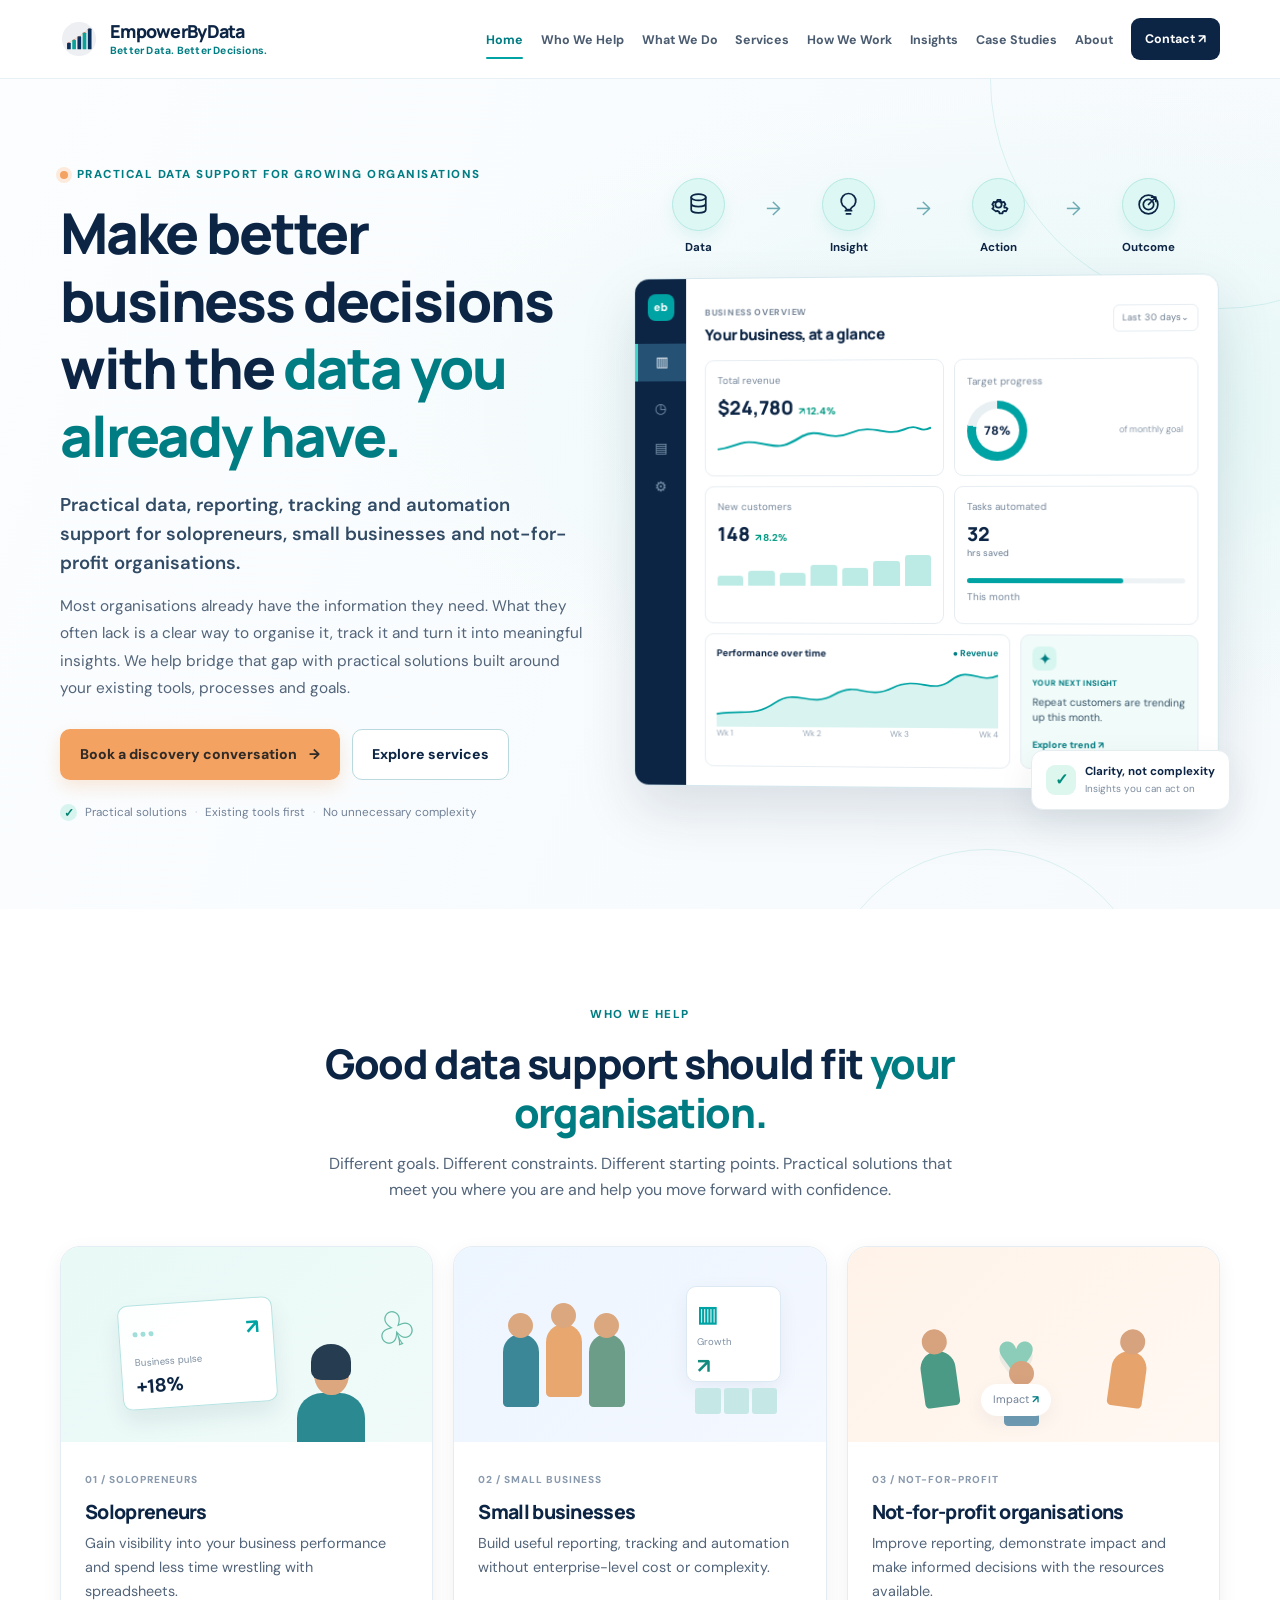
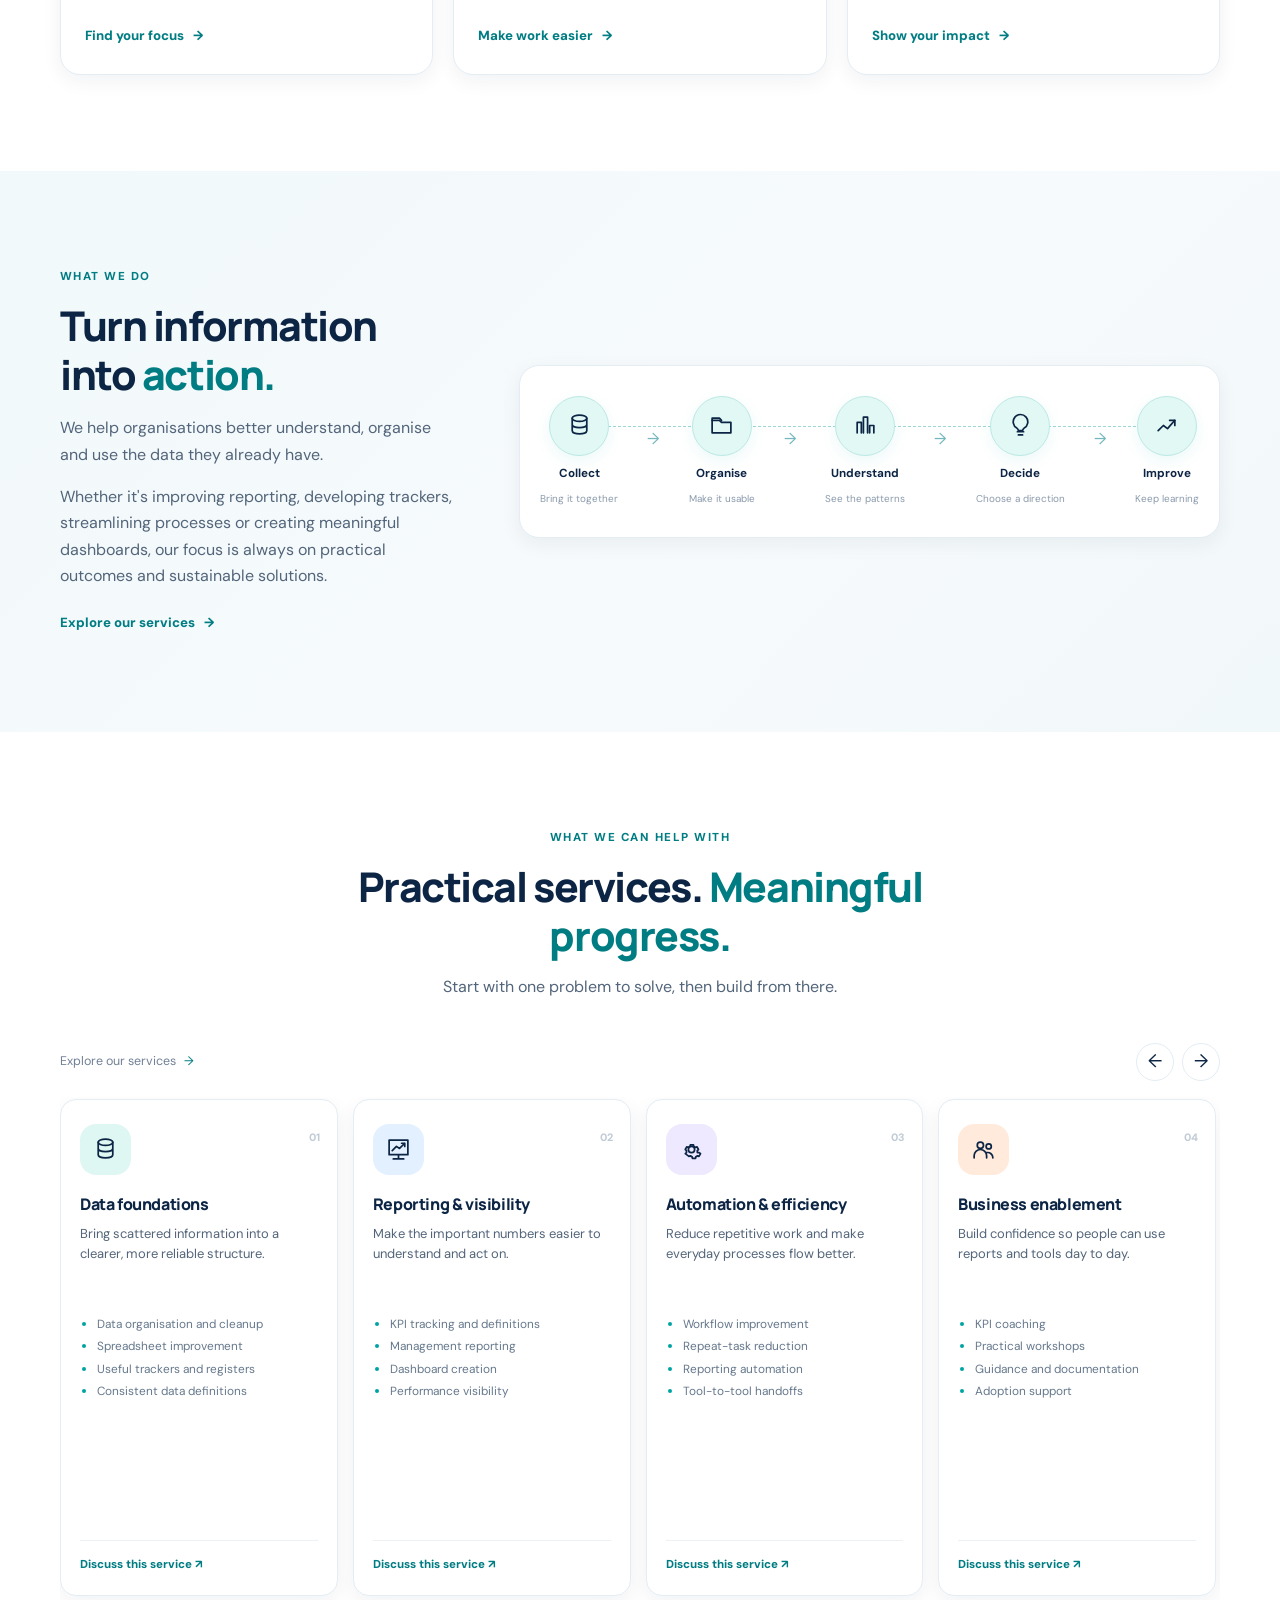
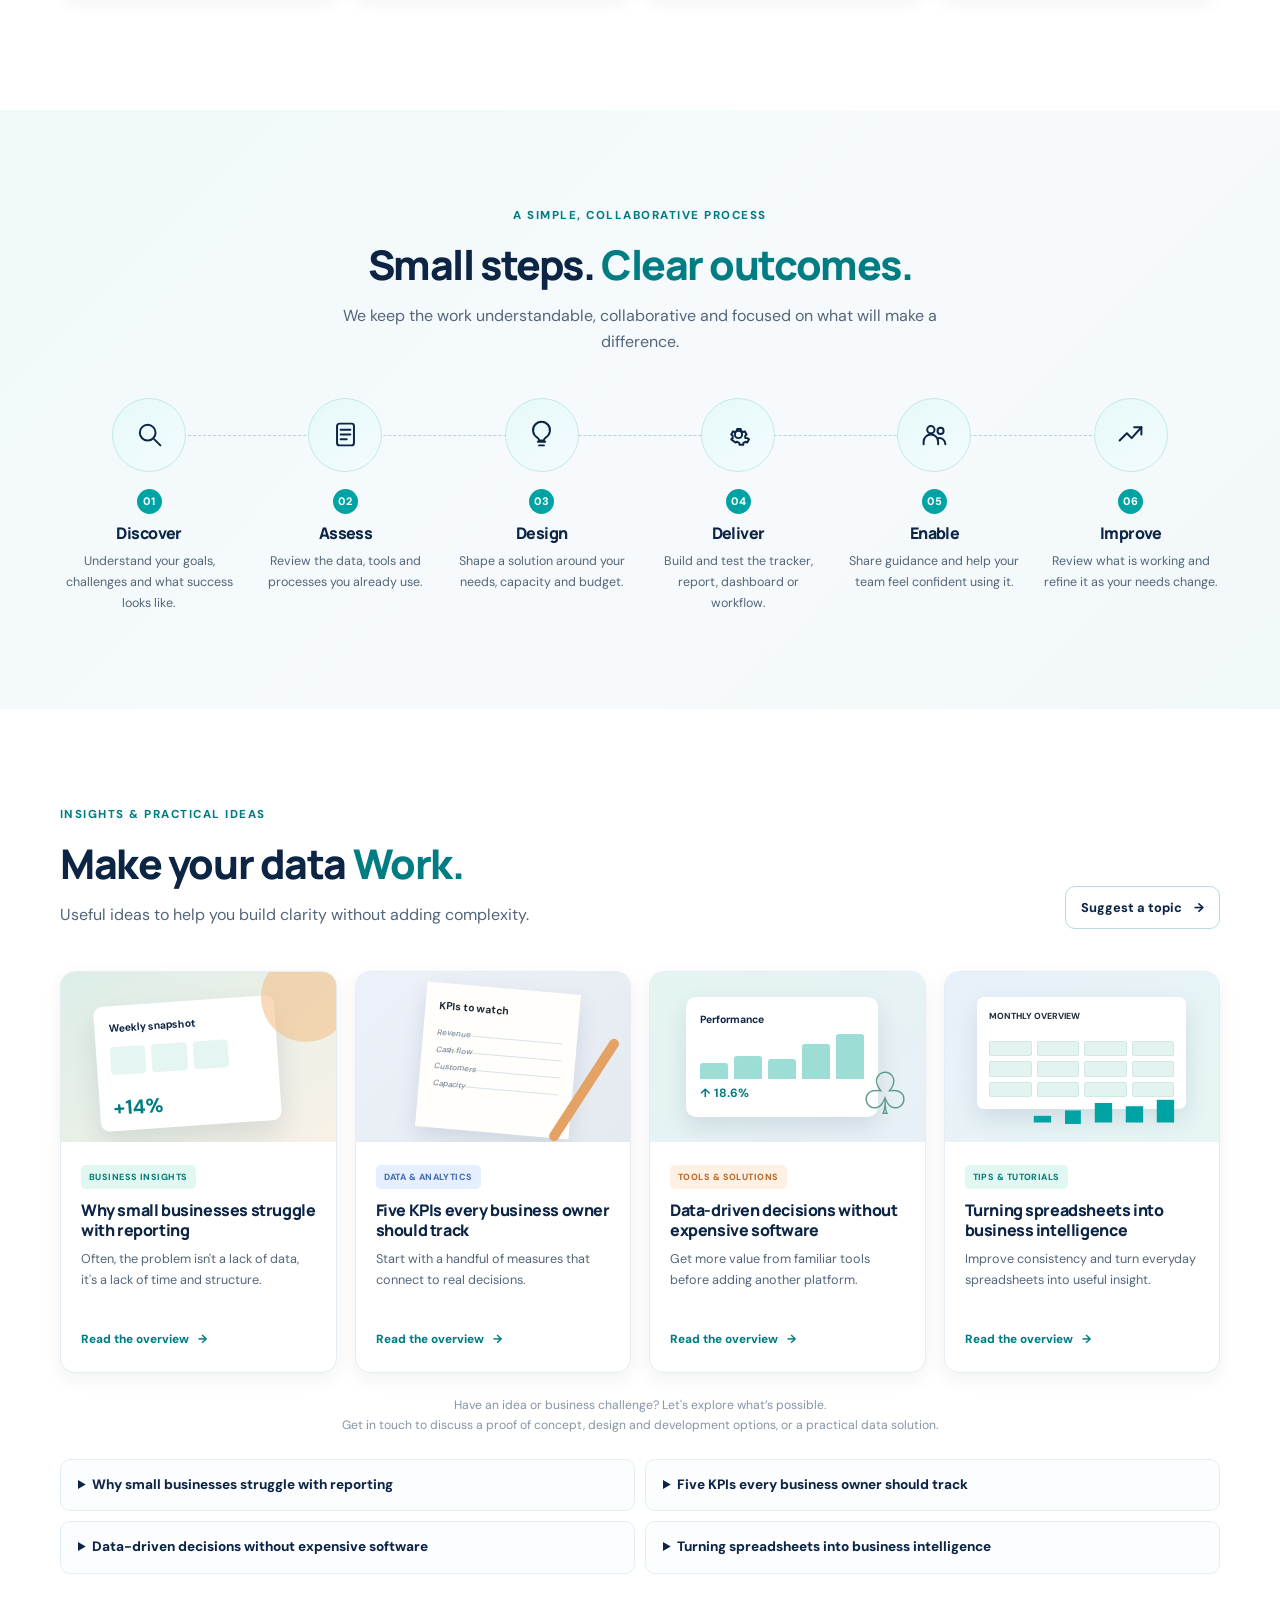
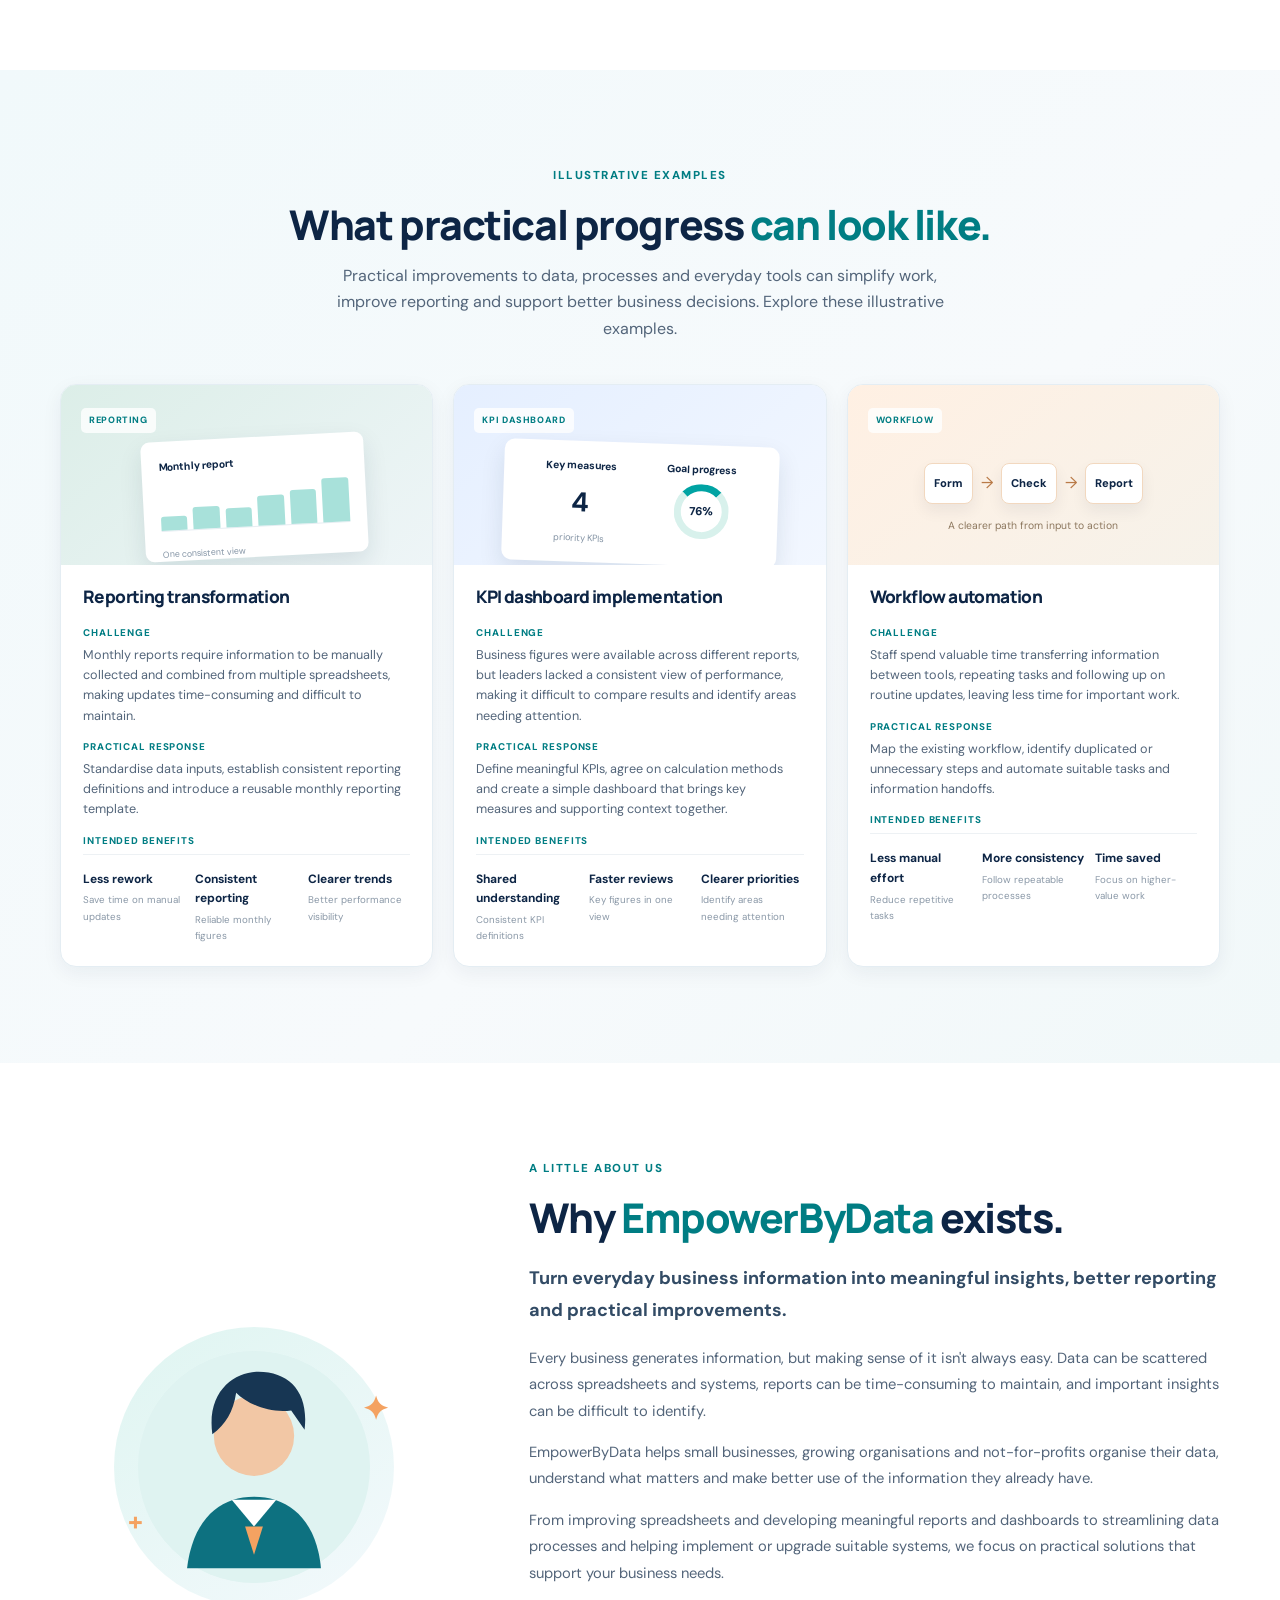
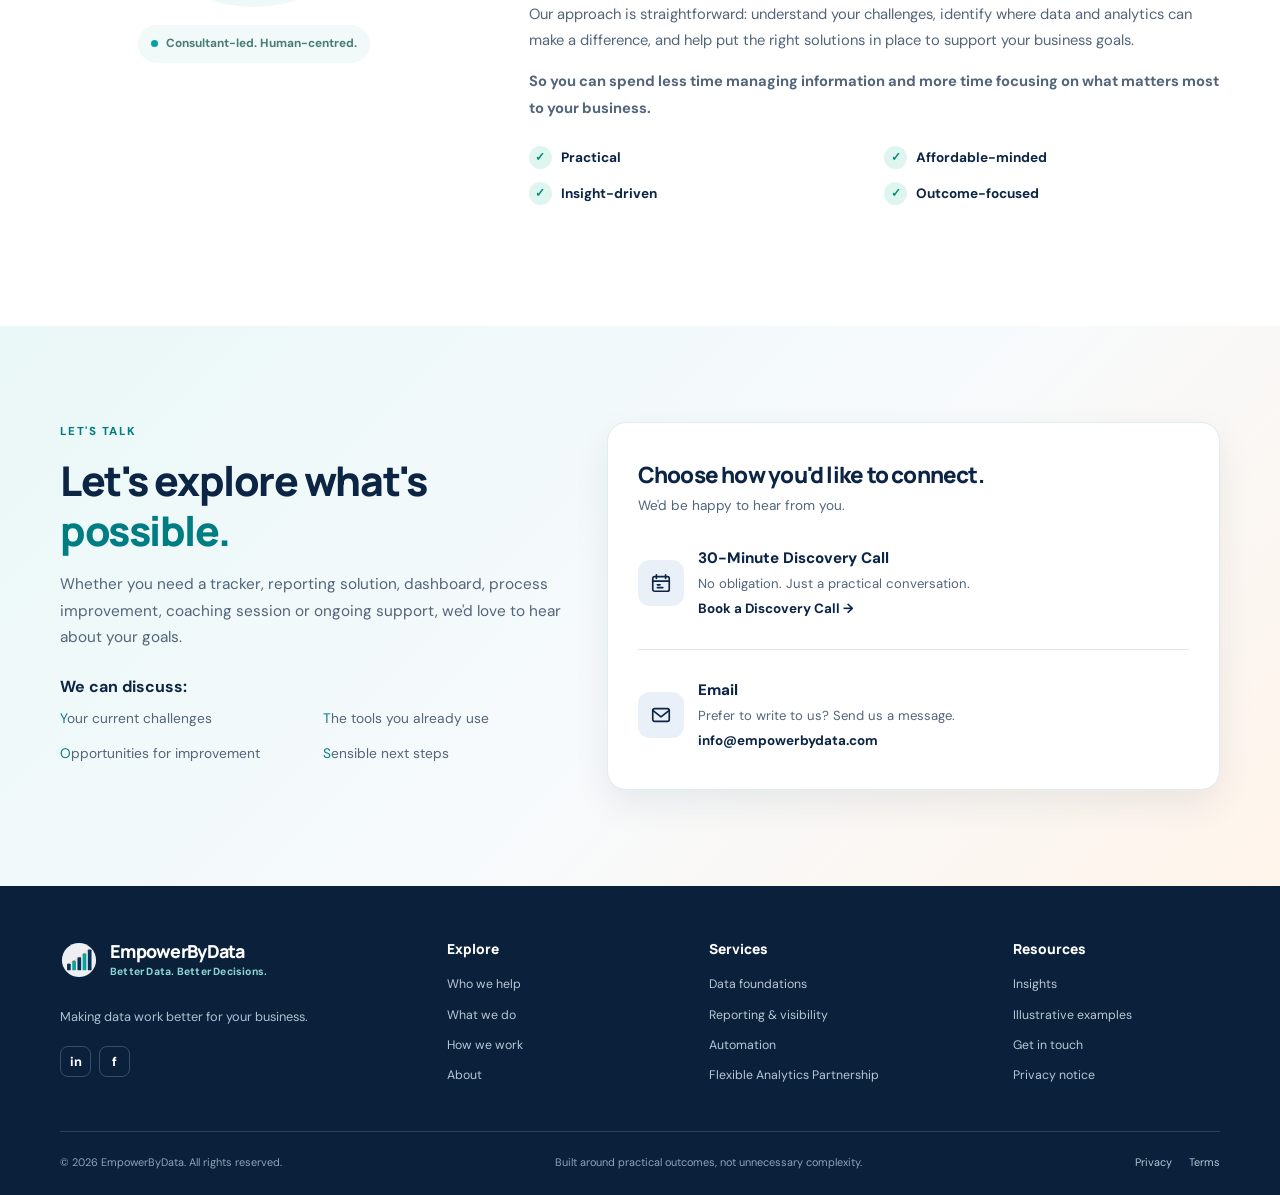
<file: index.html>
<!doctype html>
<html lang="en-AU">
<head>
  <meta charset="utf-8">
  <meta name="viewport" content="width=device-width, initial-scale=1">
  <meta name="theme-color" content="#0D2545">
  <meta name="description" content="Practical data, reporting, tracking and automation support for solopreneurs, small businesses and not-for-profit organisations.">
  <title>EmpowerByData — Better data. Better decisions.</title>
  <link rel="icon" href="assets/favicon.svg" type="image/svg+xml">
  <link rel="preconnect" href="https://fonts.googleapis.com">
  <link rel="preconnect" href="https://fonts.gstatic.com" crossorigin>
  <link href="https://fonts.googleapis.com/css2?family=DM+Sans:wght@400;500;600;700&family=Manrope:wght@400;500;600;700;800&display=swap" rel="stylesheet">
  <link rel="stylesheet" href="css/empowerbydata.css">
  <script src="js/script.js" defer></script>
</head>
<body>
  <a class="skip-link" href="#main">Skip to content</a>
  <header class="site-header" id="top">
    <div class="container nav-wrap">
      <a class="brand" href="#home" aria-label="EmpowerByData home">
        <img class="brand-logo-icon" src="assets/logo-icon.svg" alt="" width="32" height="32">
        <span class="brand-copy"><strong>EmpowerByData</strong><small>Better Data. Better Decisions.</small></span>
      </a>
      <button class="menu-toggle" type="button" aria-expanded="false" aria-controls="primary-nav" aria-label="Open navigation">
        <span></span><span></span><span></span>
      </button>
      <nav class="primary-nav" id="primary-nav" aria-label="Main navigation">
        <a href="#home" class="nav-link active">Home</a>
        <a href="#who-we-help" class="nav-link">Who We Help</a>
        <a href="#what-we-do" class="nav-link">What We Do</a>
        <a href="#services" class="nav-link">Services</a>
        <a href="#how-we-work" class="nav-link">How We Work</a>
        <a href="#insights" class="nav-link">Insights</a>
        <a href="#case-studies" class="nav-link">Case Studies</a>
        <a href="#about" class="nav-link">About</a>
        <a href="#contact" class="nav-link nav-contact">Contact <span aria-hidden="true">↗</span></a>
      </nav>
    </div>
  </header>

  <main id="main">
    <section class="hero section-pad" id="home">
      <div class="hero-orb orb-one"></div><div class="hero-orb orb-two"></div>
      <div class="container hero-grid">
        <div class="hero-copy">
          <p class="eyebrow"><span class="eyebrow-dot"></span> Practical data support for growing organisations</p>
          <h1>Make better business decisions with the <span>data you already have.</span></h1>
          <p class="hero-lede">Practical data, reporting, tracking and automation support for solopreneurs, small businesses and not-for-profit organisations.</p>
          <p class="hero-body">Most organisations already have the information they need. What they often lack is a clear way to organise it, track it and turn it into meaningful insights. We help bridge that gap with practical solutions built around your existing tools, processes and goals.</p>
          <div class="hero-actions">
            <a class="btn btn-primary" href="#contact">Book a discovery conversation <span aria-hidden="true">→</span></a>
            <a class="btn btn-secondary" href="#services">Explore services</a>
          </div>
          <div class="trust-note"><span class="trust-check">✓</span> Practical solutions <span class="trust-sep">·</span> Existing tools first <span class="trust-sep">·</span> No unnecessary complexity</div>
        </div>
        <div class="hero-visual" aria-label="Illustration of a business dashboard and data-to-action process">
          <div class="flow-row">
            <div class="flow-node"><span class="line-icon"><svg viewBox="0 0 24 24"><ellipse cx="12" cy="5" rx="7" ry="3"/><path d="M5 5v6c0 1.7 3.1 3 7 3s7-1.3 7-3V5M5 11v6c0 1.7 3.1 3 7 3s7-1.3 7-3v-6"/></svg></span><b>Data</b></div>
            <span class="flow-arrow">→</span>
            <div class="flow-node"><span class="line-icon"><svg viewBox="0 0 24 24"><path d="M9 18h6M10 21h4M8.5 14.5a7 7 0 1 1 7 0c-1 .7-1.5 1.5-1.5 2.5h-4c0-1-.5-1.8-1.5-2.5Z"/></svg></span><b>Insight</b></div>
            <span class="flow-arrow">→</span>
            <div class="flow-node"><span class="line-icon"><svg viewBox="0 0 24 24"><circle cx="12" cy="12" r="3"/><path d="m19.4 15 .1.1 1.2.9-1.5 2.6-1.4-.6a8 8 0 0 1-1.7 1l-.2 1.5h-3l-.3-1.5a8 8 0 0 1-1.7-1l-1.4.6L6 16l1.2-1a8 8 0 0 1 0-2l-1.2-1 1.5-2.6 1.4.6a8 8 0 0 1 1.7-1l.3-1.5h3l.2 1.5a8 8 0 0 1 1.7 1l1.4-.6 1.5 2.6-1.2 1a8 8 0 0 1 .1 2Z"/></svg></span><b>Action</b></div>
            <span class="flow-arrow">→</span>
            <div class="flow-node"><span class="line-icon"><svg viewBox="0 0 24 24"><circle cx="12" cy="12" r="9"/><circle cx="12" cy="12" r="5"/><path d="m12 12 7-7M15 5h4v4"/></svg></span><b>Outcome</b></div>
          </div>
          <div class="dashboard-window">
            <div class="dash-sidebar"><div class="dash-logo">eb</div><span class="dash-side-icon selected">▥</span><span class="dash-side-icon">◷</span><span class="dash-side-icon">▤</span><span class="dash-side-icon">⚙</span></div>
            <div class="dash-content">
              <div class="dash-top"><div><small>BUSINESS OVERVIEW</small><h3>Your business, at a glance</h3></div><span class="period-pill">Last 30 days⌄</span></div>
              <div class="metric-grid">
                <div class="metric-card"><small>Total revenue</small><strong>$24,780</strong><span class="positive">↗ 12.4%</span><svg class="sparkline" viewBox="0 0 160 38" preserveAspectRatio="none"><path d="M0 31 C15 28 16 17 32 23 S50 28 63 14 S83 22 100 9 S126 15 139 5 S150 11 160 2" fill="none" stroke="#00A3A3" stroke-width="2.5"/></svg></div>
                <div class="metric-card donut-card"><small>Target progress</small><div class="donut"><span>78%</span></div><span class="muted-mini">of monthly goal</span></div>
                <div class="metric-card"><small>New customers</small><strong>148</strong><span class="positive">↗ 8.2%</span><div class="mini-bars"><i style="height:30%"></i><i style="height:48%"></i><i style="height:42%"></i><i style="height:65%"></i><i style="height:55%"></i><i style="height:78%"></i><i style="height:100%"></i></div></div>
                <div class="metric-card"><small>Tasks automated</small><strong>32 <em>hrs saved</em></strong><div class="progress-line"><span></span></div><small class="muted-mini">This month</small></div>
              </div>
              <div class="dash-bottom"><div class="chart-panel"><div class="panel-title">Performance over time <span>● Revenue</span></div><svg viewBox="0 0 300 90" preserveAspectRatio="none"><path d="M0 70 C30 63 40 75 63 52 S100 61 126 39 S160 48 188 28 S230 39 250 16 S280 22 300 8 L300 90 L0 90Z" fill="#d8f3f0"/><path d="M0 70 C30 63 40 75 63 52 S100 61 126 39 S160 48 188 28 S230 39 250 16 S280 22 300 8" fill="none" stroke="#00A3A3" stroke-width="2.5"/></svg><div class="chart-labels"><span>Wk 1</span><span>Wk 2</span><span>Wk 3</span><span>Wk 4</span></div></div><div class="insight-panel"><span class="insight-bulb">✦</span><small>YOUR NEXT INSIGHT</small><p>Repeat customers are trending up this month.</p><span class="insight-link">Explore trend ↗</span></div></div>
            </div>
          </div>
          <div class="floating-note"><span class="floating-icon">✓</span><span><b>Clarity, not complexity</b><small>Insights you can act on</small></span></div>
        </div>
      </div>
    </section>

    <section class="section-pad section-white" id="who-we-help">
      <div class="container">
        <div class="section-heading"><p class="eyebrow">Who we help</p><h2>Good data support should fit <span>your organisation.</span></h2><p>Different goals. Different constraints. Different starting points. Practical solutions that meet you where you are and help you move forward with confidence.</p></div>
        <div class="audience-grid">
          <article class="audience-card aqua-card"><div class="illustration ill-solo"><span class="ill-window"><i></i><i></i><i></i><b>↗</b><small>Business pulse</small><strong>+18%</strong></span><span class="ill-person"><i class="hair"></i><i class="face"></i><i class="body"></i></span><span class="ill-plant">♧</span></div><div class="card-body"><span class="card-number">01 / SOLOPRENEURS</span><h3>Solopreneurs</h3><p>Gain visibility into your business performance and spend less time wrestling with spreadsheets.</p><a class="text-link" href="#contact">Find your focus <span>→</span></a></div></article>
          <article class="audience-card blue-card"><div class="illustration ill-smallbiz"><span class="people"><i></i><i></i><i></i></span><span class="ill-chart"><b>▥</b><small>Growth</small><strong>↗</strong></span><span class="ill-table"><i></i><i></i><i></i></span></div><div class="card-body"><span class="card-number">02 / SMALL BUSINESS</span><h3>Small businesses</h3><p>Build useful reporting, tracking and automation without enterprise-level cost or complexity.</p><a class="text-link" href="#contact">Make work easier <span>→</span></a></div></article>
          <article class="audience-card peach-card"><div class="illustration ill-nfp"><span class="heart-shape">♥</span><span class="community-person p1"></span><span class="community-person p2"></span><span class="community-person p3"></span><span class="impact-pill">Impact <b>↗</b></span></div><div class="card-body"><span class="card-number">03 / NOT-FOR-PROFIT</span><h3>Not-for-profit organisations</h3><p>Improve reporting, demonstrate impact and make informed decisions with the resources available.</p><a class="text-link" href="#contact">Show your impact <span>→</span></a></div></article>
        </div>
      </div>
    </section>

    <section class="section-pad section-tint" id="what-we-do">
      <div class="container split-section">
        <div class="split-copy"><p class="eyebrow">What we do</p><h2>Turn information into <span>action.</span></h2><p>We help organisations better understand, organise and use the data they already have.</p><p>Whether it's improving reporting, developing trackers, streamlining processes or creating meaningful dashboards, our focus is always on practical outcomes and sustainable solutions.</p><a class="text-link" href="#services">Explore our services <span>→</span></a></div>
        <div class="lifecycle-card"><div class="lifecycle-path"></div><div class="life-step"><span class="life-icon"><svg viewBox="0 0 24 24"><ellipse cx="12" cy="5" rx="7" ry="3"/><path d="M5 5v6c0 1.7 3.1 3 7 3s7-1.3 7-3V5M5 11v6c0 1.7 3.1 3 7 3s7-1.3 7-3v-6"/></svg></span><b>Collect</b><small>Bring it together</small></div><span class="life-arrow">→</span><div class="life-step"><span class="life-icon"><svg viewBox="0 0 24 24"><path d="M3 7h7l2 2h9v10H3z"/><path d="M3 7V5h7l2 2"/></svg></span><b>Organise</b><small>Make it usable</small></div><span class="life-arrow">→</span><div class="life-step"><span class="life-icon"><svg viewBox="0 0 24 24"><path d="M4 19V9h4v10M10 19V4h4v15M16 19v-7h4v7"/></svg></span><b>Understand</b><small>See the patterns</small></div><span class="life-arrow">→</span><div class="life-step"><span class="life-icon"><svg viewBox="0 0 24 24"><path d="M9 18h6M10 21h4M8.5 14.5a7 7 0 1 1 7 0c-1 .7-1.5 1.5-1.5 2.5h-4c0-1-.5-1.8-1.5-2.5Z"/></svg></span><b>Decide</b><small>Choose a direction</small></div><span class="life-arrow">→</span><div class="life-step"><span class="life-icon"><svg viewBox="0 0 24 24"><path d="M4 17 9 12l4 3 7-8"/><path d="M15 7h5v5"/></svg></span><b>Improve</b><small>Keep learning</small></div></div>
      </div>
    </section>

    <section class="section-pad section-white" id="services">
      <div class="container">
        <div class="section-heading"><p class="eyebrow">What we can help with</p><h2>Practical services. <span>Meaningful progress.</span></h2><p>Start with one problem to solve, then build from there.</p></div>
        <div class="services-carousel-wrap">
          <div class="services-carousel-controls" aria-label="Service navigation">
            <p class="services-scroll-hint">Explore our services <span aria-hidden="true">→</span></p>
            <div class="services-scroll-buttons">
              <button class="service-scroll-btn" type="button" data-scroll-services="-1" aria-label="Scroll services left">←</button>
              <button class="service-scroll-btn" type="button" data-scroll-services="1" aria-label="Scroll services right">→</button>
            </div>
          </div>
          
<div class="services-grid" id="services-track" tabindex="0"
     aria-label="Six EmpowerByData services">

    <!-- SERVICE 01 -->
    <article class="service-card">
        <div class="service-icon teal">
            <svg viewBox="0 0 24 24">
                <ellipse cx="12" cy="5" rx="7" ry="3"/>
                <path d="M5 5v6c0 1.7 3.1 3 7 3s7-1.3 7-3V5M5 11v6c0 1.7 3.1 3 7 3s7-1.3 7-3v-6"/>
            </svg>
        </div>
        <span class="service-index">01</span>
        <h3>Data foundations</h3>
        <p>Bring scattered information into a clearer, more reliable structure.</p>
        <ul>
            <li>Data organisation and cleanup</li>
            <li>Spreadsheet improvement</li>
            <li>Useful trackers and registers</li>
            <li>Consistent data definitions</li>
        </ul>
        <a href="#contact" class="service-more"
           aria-label="Ask about Data Foundations">
            Discuss this service ↗
        </a>
    </article>

    <!-- SERVICE 02 -->
    <article class="service-card">
        <div class="service-icon blue">
            <svg viewBox="0 0 24 24">
                <path d="M3 3h18v14H3zM7 21h10M12 17v4"/>
                <path d="m6 13 4-4 3 2 5-5M15 6h3v3"/>
            </svg>
        </div>
        <span class="service-index">02</span>
        <h3>Reporting &amp; visibility</h3>
        <p>Make the important numbers easier to understand and act on.</p>
        <ul>
            <li>KPI tracking and definitions</li>
            <li>Management reporting</li>
            <li>Dashboard creation</li>
            <li>Performance visibility</li>
        </ul>
        <a href="#contact" class="service-more"
           aria-label="Ask about Reporting and Visibility">
            Discuss this service ↗
        </a>
    </article>

    <!-- SERVICE 03 -->
    <article class="service-card">
        <div class="service-icon violet">
            <svg viewBox="0 0 24 24">
                <circle cx="12" cy="12" r="3"/>
                <path d="m19.4 15 .1.1 1.2.9-1.5 2.6-1.4-.6a8 8 0 0 1-1.7 1l-.2 1.5h-3l-.3-1.5a8 8 0 0 1-1.7-1l-1.4.6L6 16l1.2-1a8 8 0 0 1 0-2l-1.2-1 1.5-2.6 1.4.6a8 8 0 0 1 1.7-1l.3-1.5h3l.2 1.5a8 8 0 0 1 1.7 1l1.4-.6 1.5 2.6-1.2 1a8 8 0 0 1 .1 2Z"/>
            </svg>
        </div>
        <span class="service-index">03</span>
        <h3>Automation &amp; efficiency</h3>
        <p>Reduce repetitive work and make everyday processes flow better.</p>
        <ul>
            <li>Workflow improvement</li>
            <li>Repeat-task reduction</li>
            <li>Reporting automation</li>
            <li>Tool-to-tool handoffs</li>
        </ul>
        <a href="#contact" class="service-more"
           aria-label="Ask about Automation and Efficiency">
            Discuss this service ↗
        </a>
    </article>

    <!-- SERVICE 04 -->
    <article class="service-card">
        <div class="service-icon orange">
            <svg viewBox="0 0 24 24">
                <circle cx="9" cy="8" r="3"/>
                <circle cx="17" cy="9" r="2.5"/>
                <path d="M3 20v-2a6 6 0 0 1 12 0v2M15 15a5 5 0 0 1 6 5"/>
            </svg>
        </div>
        <span class="service-index">04</span>
        <h3>Business enablement</h3>
        <p>Build confidence so people can use reports and tools day to day.</p>
        <ul>
            <li>KPI coaching</li>
            <li>Practical workshops</li>
            <li>Guidance and documentation</li>
            <li>Adoption support</li>
        </ul>
        <a href="#contact" class="service-more"
           aria-label="Ask about Business Enablement">
            Discuss this service ↗
        </a>
    </article>

    <!-- SERVICE 05 -->
    <article class="service-card">
        <div class="service-icon mint">
            <svg viewBox="0 0 24 24">
                <rect x="3" y="5" width="18" height="16" rx="2"/>
                <path d="M7 3v4M17 3v4M7 11h4M7 15h7M16 14l2 2 3-4"/>
            </svg>
        </div>
        <span class="service-index">05</span>
        <h3>Flexible Analytics Partnership</h3>
        <p>Get a flexible analytics partner without hiring a full-time team.</p>
        <ul>
            <li>One-off projects</li>
            <li>Ongoing monthly support</li>
            <li>Strategic analytics guidance</li>
            <li>Performance advisory</li>
        </ul>
        <a href="#contact" class="service-more"
           aria-label="Ask about Flexible Analytics Partnership">
            Discuss this service ↗
        </a>
    </article>

    <!-- SERVICE 06 -->
    <article class="service-card service-card-coaching">
        <div class="service-icon blue">
            <svg viewBox="0 0 24 24" aria-hidden="true">
                <path d="M4 5.5A2.5 2.5 0 0 1 6.5 3H20v17H6.5A2.5 2.5 0 0 1 4 17.5z"/>
                <path d="M4 6h12M8 10h8M8 14h6M8 18h7"/>
            </svg>
        </div>

        <span class="service-index">06</span>

        <h3>Analytics Coaching &amp; Practical Learning</h3>

        <p>
            Designed for students, graduates and career changers looking
            to build practical analytics skills and industry-ready experience.
        </p>

        <ul>
            <li>Excel, SQL and data analysis fundamentals</li>
            <li>Power BI dashboards and reporting projects</li>
            <li>Real-world case studies and portfolio development</li>
            <li>Career guidance, interview preparation and mentoring</li>
        </ul>

        <a href="#contact" class="service-more"
           aria-label="Ask about Analytics Coaching and Practical Learning">
            Explore Coaching ↗
        </a>
    </article>

</div>

        </div>
      </div>
    </section>

    <section class="section-pad section-tint" id="how-we-work">
      <div class="container">
        <div class="section-heading"><p class="eyebrow">A simple, collaborative process</p><h2>Small steps. <span>Clear outcomes.</span></h2><p>We keep the work understandable, collaborative and focused on what will make a difference.</p></div>
        <div class="process-grid">
          <article class="process-step"><div class="process-icon"><svg viewBox="0 0 24 24"><circle cx="10.5" cy="10.5" r="6.5"/><path d="m16 16 5 5"/></svg></div><span class="step-no">01</span><h3>Discover</h3><p>Understand your goals, challenges and what success looks like.</p></article>
          <article class="process-step"><div class="process-icon"><svg viewBox="0 0 24 24"><rect x="5" y="3" width="14" height="18" rx="2"/><path d="M8 8h8M8 12h8M8 16h5"/></svg></div><span class="step-no">02</span><h3>Assess</h3><p>Review the data, tools and processes you already use.</p></article>
          <article class="process-step"><div class="process-icon"><svg viewBox="0 0 24 24"><path d="M9 18h6M10 21h4M8.5 14.5a7 7 0 1 1 7 0c-1 .7-1.5 1.5-1.5 2.5h-4c0-1-.5-1.8-1.5-2.5Z"/></svg></div><span class="step-no">03</span><h3>Design</h3><p>Shape a solution around your needs, capacity and budget.</p></article>
          <article class="process-step"><div class="process-icon"><svg viewBox="0 0 24 24"><circle cx="12" cy="12" r="3"/><path d="m19.4 15 .1.1 1.2.9-1.5 2.6-1.4-.6a8 8 0 0 1-1.7 1l-.2 1.5h-3l-.3-1.5a8 8 0 0 1-1.7-1l-1.4.6L6 16l1.2-1a8 8 0 0 1 0-2l-1.2-1 1.5-2.6 1.4.6a8 8 0 0 1 1.7-1l.3-1.5h3l.2 1.5a8 8 0 0 1 1.7 1l1.4-.6 1.5 2.6-1.2 1a8 8 0 0 1 .1 2Z"/></svg></div><span class="step-no">04</span><h3>Deliver</h3><p>Build and test the tracker, report, dashboard or workflow.</p></article>
          <article class="process-step"><div class="process-icon"><svg viewBox="0 0 24 24"><circle cx="9" cy="8" r="3"/><circle cx="17" cy="9" r="2.5"/><path d="M3 20v-2a6 6 0 0 1 12 0v2M15 15a5 5 0 0 1 6 5"/></svg></div><span class="step-no">05</span><h3>Enable</h3><p>Share guidance and help your team feel confident using it.</p></article>
          <article class="process-step"><div class="process-icon"><svg viewBox="0 0 24 24"><path d="M3 17 9 11l4 4 8-9"/><path d="M15 6h6v6"/></svg></div><span class="step-no">06</span><h3>Improve</h3><p>Review what is working and refine it as your needs change.</p></article>
        </div>
      </div>
    </section>

    <section class="section-pad section-white" id="insights">
      <div class="container">
        <div class="section-heading heading-row"><div><p class="eyebrow">Insights & practical ideas</p><h2>Make your data <span> Work.</span></h2><p>Useful ideas to help you build clarity without adding complexity.</p></div><a class="btn btn-secondary btn-small" href="#contact">Suggest a topic <span>→</span></a></div>
        <div class="insights-grid">
          <article class="insight-card"><a href="#article-reporting" class="insight-art art-one" aria-label="Read why small businesses struggle with reporting"><span class="art-window"><b>Weekly snapshot</b><i></i><i></i><i></i><strong>+14%</strong></span><span class="art-sun"></span></a><div class="insight-content"><span class="tag">BUSINESS INSIGHTS</span><h3><a href="#article-reporting">Why small businesses struggle with reporting</a></h3><p>Often, the problem isn't a lack of data, it's a lack of time and structure.</p><a class="text-link" href="#article-reporting">Read the overview <span>→</span></a></div></article>
          <article class="insight-card"><a href="#article-kpis" class="insight-art art-two" aria-label="Read five KPIs every business owner should track"><span class="paper"><b>KPIs to watch</b><i>Revenue</i><i>Cash flow</i><i>Customers</i><i>Capacity</i></span><span class="art-pencil"></span></a><div class="insight-content"><span class="tag tag-blue">DATA & ANALYTICS</span><h3><a href="#article-kpis">Five KPIs every business owner should track</a></h3><p>Start with a handful of measures that connect to real decisions.</p><a class="text-link" href="#article-kpis">Read the overview <span>→</span></a></div></article>
          <article class="insight-card"><a href="#article-tools" class="insight-art art-three" aria-label="Read about data-driven decisions without expensive software"><span class="mini-dashboard"><b>Performance</b><span><i></i><i></i><i></i><i></i><i></i></span><strong>↑ 18.6%</strong></span><span class="art-plant">♧</span></a><div class="insight-content"><span class="tag tag-orange">TOOLS & SOLUTIONS</span><h3><a href="#article-tools">Data-driven decisions without expensive software</a></h3><p>Get more value from familiar tools before adding another platform.</p><a class="text-link" href="#article-tools">Read the overview <span>→</span></a></div></article>
          <article class="insight-card"><a href="#article-spreadsheets" class="insight-art art-four" aria-label="Read about turning spreadsheets into business intelligence"><span class="sheet-grid"><b>MONTHLY OVERVIEW</b><i></i><i></i><i></i><i></i><i></i><i></i><i></i><i></i><i></i><i></i><i></i><i></i></span><span class="sheet-chart">▂ ▄ ▆ ▅ ▇</span></a><div class="insight-content"><span class="tag">TIPS & TUTORIALS</span><h3><a href="#article-spreadsheets">Turning spreadsheets into business intelligence</a></h3><p>Improve consistency and turn everyday spreadsheets into useful insight.</p><a class="text-link" href="#article-spreadsheets">Read the overview <span>→</span></a></div></article>
        </div>
        <p class="content-note"> Have an idea or business challenge? Let's explore what’s possible.
        <br> Get in touch to discuss a proof of concept, design and development options, or a practical data solution.
        </p>
        <div class="article-overviews">
          <details id="article-reporting"><summary>Why small businesses struggle with reporting</summary><p>Do you spend more time bringing spreadsheets together, checking figures and updating reports than actually understanding your business performance? Scattered information, inconsistent numbers and manual processes can make reporting frustrating and time-consuming. A simpler, more consistent approach can give you clearer visibility, save valuable time and help you make informed decisions.</p></details>
          <details id="article-kpis"><summary>Five KPIs every business owner should track</summary><p>Are you tracking the numbers that really matter to your business? Revenue alone doesn't tell the whole story. Understanding profitability, cash flow, customer retention and delivery capacity can help you spot potential issues early, measure progress and make better business decisions.</p></details>
          <details id="article-tools"><summary>Data-driven decisions without expensive software</summary><p>Do you think better business insights require expensive software or complex technology? Not necessarily. You may already have the tools you need but aren't getting the most out of them. By organising your spreadsheets, bringing information into one reliable place and automating repetitive tasks, you can gain better visibility, save costs and make more confident business decisions without investing in expensive new platforms.</p></details>
          <details id="article-spreadsheets"><summary>Turning spreadsheets into business intelligence</summary><p>Are your spreadsheets simply storing information, or are they helping you understand your business? When data is scattered, inconsistently organised or manually updated, it becomes difficult to spot trends, track performance and identify opportunities. By structuring your spreadsheets, improving data quality and creating meaningful summaries or dashboards, you can turn everyday business information into useful insights and make better-informed decisions.</p></details>
        </div>
      </div>
    </section>

    <section class="section-pad section-tint" id="case-studies">
      <div class="container">
        <div class="section-heading"><p class="eyebrow">Illustrative examples</p><h2>What practical progress <span>can look like.</span></h2><p>Practical improvements to data, processes and everyday tools can simplify work, improve reporting and support better business decisions. Explore these illustrative examples.</p></div>
        <div class="case-grid">
          <article class="case-card">
    <div class="case-visual case-visual-one">
        <span class="case-chip">REPORTING</span>

        <div class="case-screen">
            <b>Monthly report</b>

            <div class="case-chart">
                <i></i><i></i><i></i><i></i><i></i><i></i>
            </div>

            <small>One consistent view</small>
        </div>
    </div>

    <div class="case-content">
        <h3>Reporting transformation</h3>

        <p class="case-label">CHALLENGE</p>
        <p>
            Monthly reports require information to be manually collected
            and combined from multiple spreadsheets, making updates
            time-consuming and difficult to maintain.
        </p>

        <p class="case-label">PRACTICAL RESPONSE</p>
        <p>
            Standardise data inputs, establish consistent reporting
            definitions and introduce a reusable monthly reporting template.
        </p>

        <p class="case-label">INTENDED BENEFITS</p>
        <div class="case-outcome">
            <span>
                <b>Less rework</b>
                <small>Save time on manual updates</small>
            </span>
            <span>
                <b>Consistent reporting</b>
                <small>Reliable monthly figures</small>
            </span>
            <span>
                <b>Clearer trends</b>
                <small>Better performance visibility</small>
            </span>
        </div>
    </div>
</article>

<article class="case-card">
    <div class="case-visual case-visual-two">
        <span class="case-chip">KPI DASHBOARD</span>

        <div class="case-dashboard">
            <div>
                <b>Key measures</b>
                <strong>4</strong>
                <small>priority KPIs</small>
            </div>

            <div>
                <b>Goal progress</b>
                <span class="case-ring">76%</span>
            </div>
        </div>
    </div>

    <div class="case-content">
        <h3>KPI dashboard implementation</h3>

        <p class="case-label">CHALLENGE</p>
        <p>
            Business figures were available across different reports,
            but leaders lacked a consistent view of performance, making
            it difficult to compare results and identify areas needing attention.
        </p>

        <p class="case-label">PRACTICAL RESPONSE</p>
        <p>
            Define meaningful KPIs, agree on calculation methods and
            create a simple dashboard that brings key measures and
            supporting context together.
        </p>

        <p class="case-label">INTENDED BENEFITS</p>
        <div class="case-outcome">
            <span>
                <b>Shared understanding</b>
                <small>Consistent KPI definitions</small>
            </span>
            <span>
                <b>Faster reviews</b>
                <small>Key figures in one view</small>
            </span>
            <span>
                <b>Clearer priorities</b>
                <small>Identify areas needing attention</small>
            </span>
        </div>
    </div>
</article>

<article class="case-card">
    <div class="case-visual case-visual-three">
        <span class="case-chip">WORKFLOW</span>

        <div class="workflow-visual">
            <span>Form</span>
            <i>→</i>
            <span>Check</span>
            <i>→</i>
            <span>Report</span>
        </div>

        <div class="workflow-caption">
            A clearer path from input to action
        </div>
    </div>

    <div class="case-content">
        <h3>Workflow automation</h3>

        <p class="case-label">CHALLENGE</p>
        <p>
            Staff spend valuable time transferring information between
            tools, repeating tasks and following up on routine updates,
            leaving less time for important work.
        </p>

        <p class="case-label">PRACTICAL RESPONSE</p>
        <p>
            Map the existing workflow, identify duplicated or unnecessary
            steps and automate suitable tasks and information handoffs.
        </p>

        <p class="case-label">INTENDED BENEFITS</p>
        <div class="case-outcome">
            <span>
                <b>Less manual effort</b>
                <small>Reduce repetitive tasks</small>
            </span>
            <span>
                <b>More consistency</b>
                <small>Follow repeatable processes</small>
            </span>
            <span>
                <b>Time saved</b>
                <small>Focus on higher-value work</small>
            </span>
        </div>
    </div>
</article>

        </div>
      </div>
    </section>

    <section class="section-pad section-white" id="about">
      <div class="container about-grid">
        <div class="profile-wrap"><div class="profile-placeholder"><svg viewBox="0 0 160 160" role="img" aria-label="Illustrated consultant profile placeholder"><circle cx="80" cy="80" r="78" fill="#dff3f1"/><circle cx="80" cy="59" r="27" fill="#f2c7a5"/><path d="M52 58c-4-29 15-42 31-42 21 0 34 14 31 39l-9-13c-14 2-29-4-37-12-2 13-7 21-16 28Z" fill="#173653"/><path d="M35 148c4-33 22-48 45-48s42 15 45 48" fill="#0d7180"/><path d="M65 102l15 18 15-18" fill="#fff"/><path d="M74 120h12l-6 19Z" fill="#f4a261"/></svg><span class="profile-spark spark-a">✦</span><span class="profile-spark spark-b">+</span></div><div class="profile-caption"><span class="profile-dot"></span> Consultant-led. Human-centred.</div></div>


<div class="about-copy">
    <p class="eyebrow">A little about us</p>

    <h2>Why <span>EmpowerByData</span> exists.</h2>

    <p class="about-lede">
        Turn everyday business information into meaningful insights,
        better reporting and practical improvements.
    </p>

    <p>
        Every business generates information, but making sense of it
        isn't always easy. Data can be scattered across spreadsheets
        and systems, reports can be time-consuming to maintain, and
        important insights can be difficult to identify.
    </p>

    <p>
        EmpowerByData helps small businesses, growing organisations
        and not-for-profits organise their data, understand what matters
        and make better use of the information they already have.
    </p>

    <p>
        From improving spreadsheets and developing meaningful reports
        and dashboards to streamlining data processes and helping
        implement or upgrade suitable systems, we focus on practical
        solutions that support your business needs.
    </p>

    <p>
        Our approach is straightforward: understand your challenges,
        identify where data and analytics can make a difference, and
        help put the right solutions in place to support your business goals.
    </p>

    <p>
        <strong>
            So you can spend less time managing information and
            more time focusing on what matters most to your business.
        </strong>
    </p>

    <div class="values-grid">
        <span><i>✓</i> Practical</span>
        <span><i>✓</i> Affordable-minded</span>
        <span><i>✓</i> Insight-driven</span>
        <span><i>✓</i> Outcome-focused</span>
    </div>
</div>


      </div>
    </section>

  

<section class="contact-section section-pad" id="contact">
    <div class="container contact-grid">

        <!-- LEFT: Contact introduction -->
        <div class="contact-copy">

            <p class="eyebrow">Let's talk</p>

            <h2>Let's explore what's <span>possible.</span></h2>

            <p class="contact-intro">
                Whether you need a tracker, reporting solution, dashboard,
                process improvement, coaching session or ongoing support,
                we'd love to hear about your goals.
            </p>

            <div class="contact-details-panel">

                <div class="discuss-list">
    <b>We can discuss:</b>

          <div class="discuss-grid">
              <span>Your current challenges</span>
              <span>The tools you already use</span>
              <span>Opportunities for improvement</span>
              <span>Sensible next steps</span>
          </div>
      </div>

            </div>
        </div>

        <!-- RIGHT: Contact options -->
        <div class="contact-form-card contact-options-card">

            <div class="form-heading">
                <h3>Choose how you'd like to connect.</h3>
                <p>We'd be happy to hear from you.</p>
            </div>

            <!-- Calendly -->
            <div class="contact-option">

                <div class="contact-option-icon calendly-icon">
                    <svg viewBox="0 0 24 24" aria-hidden="true">
                        <rect x="3" y="5" width="18" height="16" rx="2"/>
                        <path d="M7 3v4M17 3v4M3 10h18"/>
                        <path d="M8 14h3M8 17h6"/>
                    </svg>
                </div>

                <div class="contact-option-text">
                    <b>30-Minute Discovery Call</b>
                    <p>No obligation. Just a practical conversation.</p>
                    <a href="https://calendly.com/empowerbydata-info"
                       target="_blank"
                       rel="noopener noreferrer">
                        Book a Discovery Call →
                    </a>
                </div>

            </div>

            <div class="contact-panel-divider"></div>

            <!-- Email -->
            <div class="contact-option">

                <div class="contact-option-icon email-icon">
                    <svg viewBox="0 0 24 24" aria-hidden="true">
                        <rect x="3" y="5" width="18" height="14" rx="2"/>
                        <path d="m3 7 9 7 9-7"/>
                    </svg>
                </div>

                <div class="contact-option-text">
                    <b>Email</b>
                    <p>Prefer to write to us? Send us a message.</p>
                    <a href="mailto:info@empowerbydata.com">
                        info@empowerbydata.com
                    </a>
                </div>

            </div>

        </div>

    </div>
</section>

  
  </main>

  <footer class="site-footer">
    <div class="container footer-main">
      <div class="footer-brand"><a class="brand brand-light" href="#home"><img class="brand-logo-icon" src="assets/logo-icon.svg" alt="" width="32" height="32"><span class="brand-copy"><strong>EmpowerByData</strong><small>Better Data. Better Decisions.</small></span></a><p>Making data work better for your business.</p><div class="footer-social"><a href="https://www.linkedin.com/in/sukanth-k/" target="_blank" rel="noopener noreferrer" aria-label="LinkedIn (replace with your profile)">in</a><a href="https://www.facebook.com/EmpowerByData/" target="_blank" rel="noopener noreferrer" aria-label="Facebook (replace with your page)">f</a></div></div>
      <div class="footer-col"><h3>Explore</h3><a href="#who-we-help">Who we help</a><a href="#what-we-do">What we do</a><a href="#how-we-work">How we work</a><a href="#about">About</a></div>
      <div class="footer-col"><h3>Services</h3><a href="#services">Data foundations</a><a href="#services">Reporting & visibility</a><a href="#services">Automation</a><a href="#services">Flexible Analytics Partnership</a></div>
      <div class="footer-col"><h3>Resources</h3><a href="#insights">Insights</a><a href="#case-studies">Illustrative examples</a><a href="#contact">Get in touch</a><a href="privacy.html">Privacy notice</a></div>
    </div>
    <div class="container footer-bottom"><span>© <span id="current-year">2026</span> EmpowerByData. All rights reserved.</span><span>Built around practical outcomes, not unnecessary complexity.</span><div><a href="privacy.html">Privacy</a><a href="terms.html">Terms</a></div></div>
  </footer>
</body>
</html>
</file>
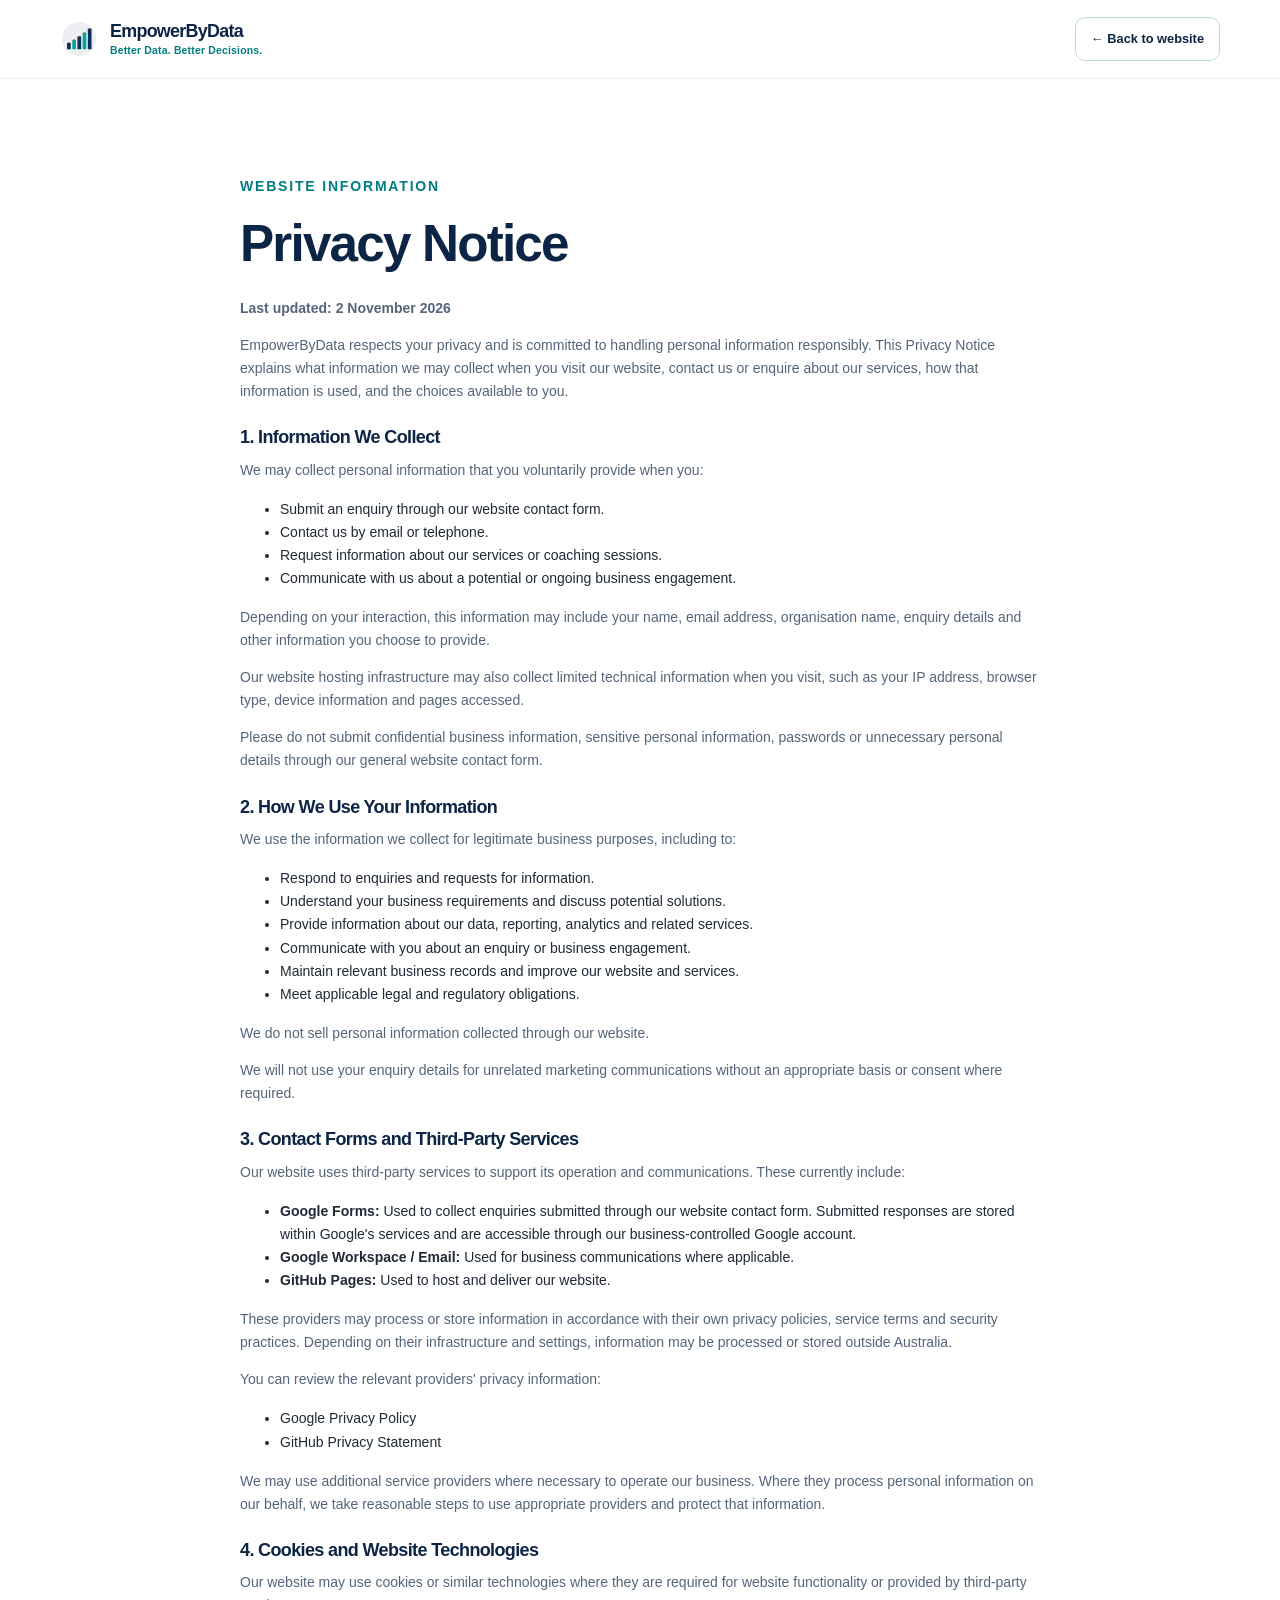
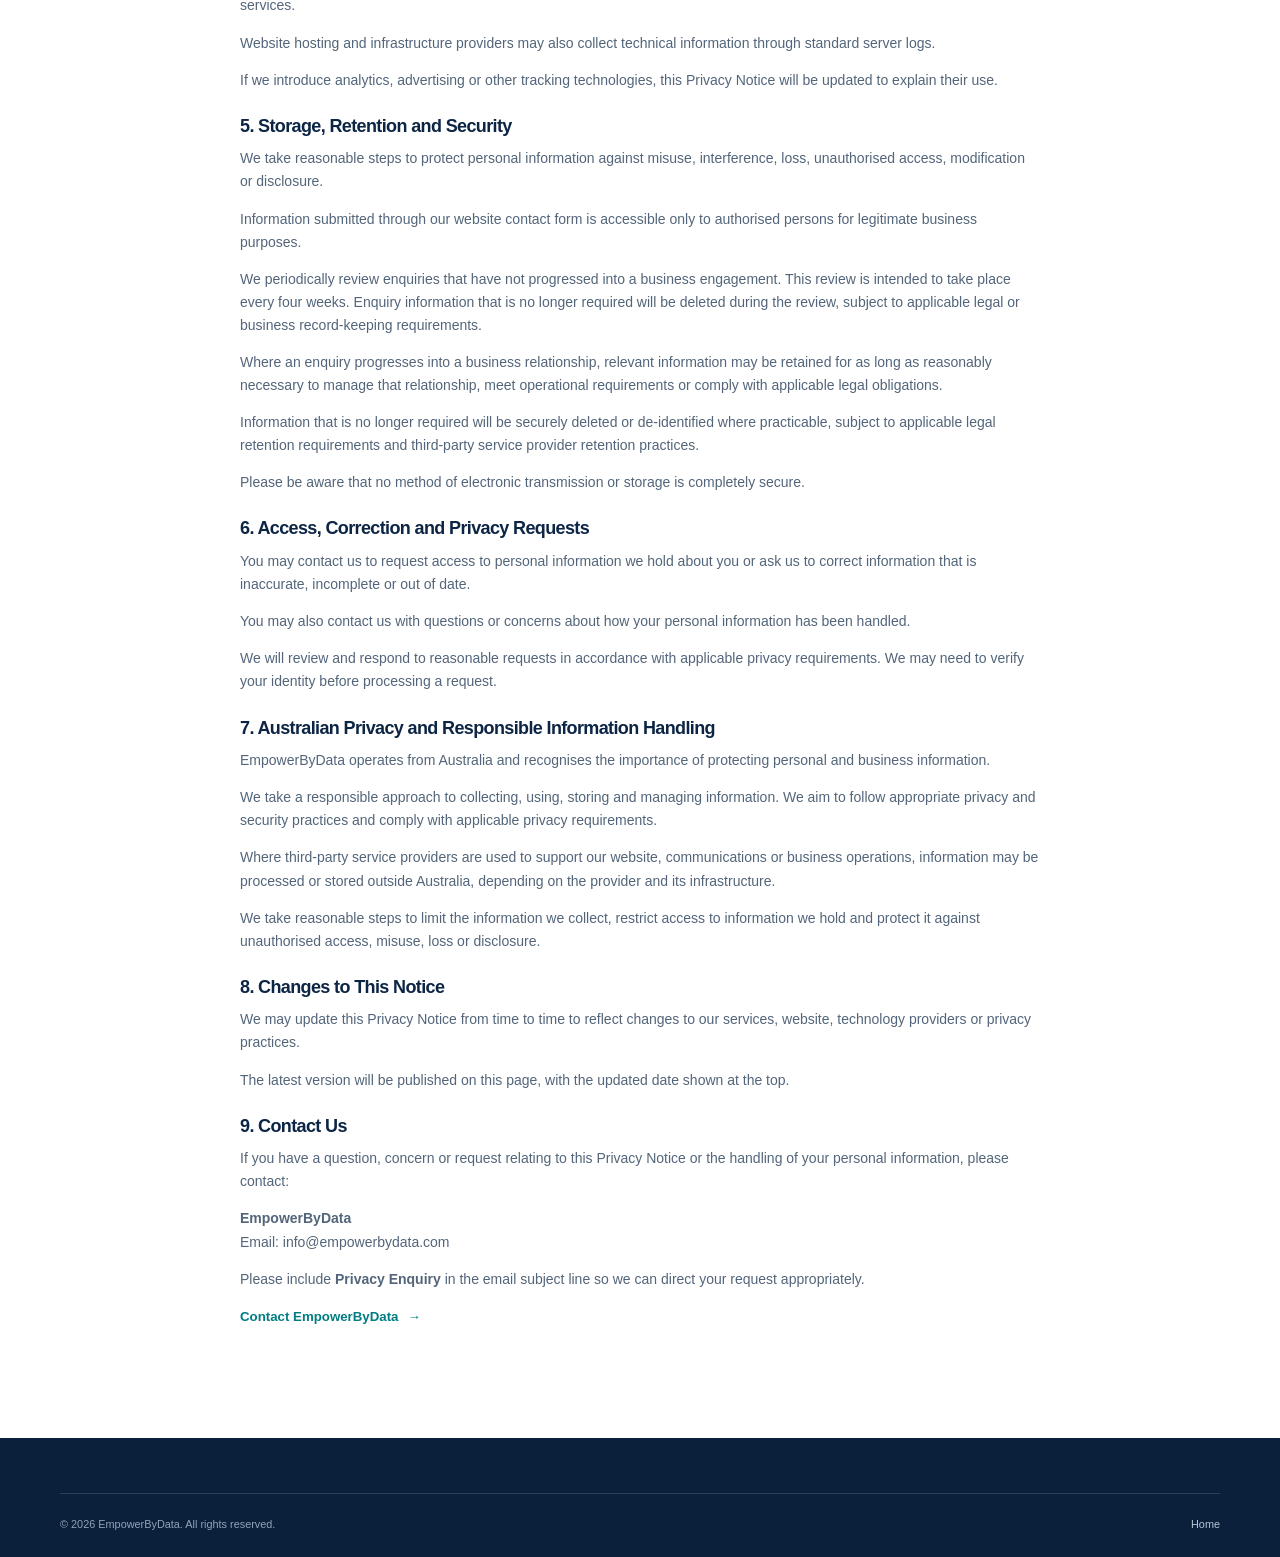
<file: privacy.html>
<!doctype html>
<html lang="en-AU">
<head>
    <meta charset="utf-8">
    <meta name="viewport" content="width=device-width, initial-scale=1">

    <meta name="description" content="Read the EmpowerByData Privacy Notice to understand how we collect, use and protect personal information.">

    <title>Privacy Notice — EmpowerByData</title>

    <link rel="stylesheet" href="css/empowerbydata.css">
</head>

<body>

<header class="site-header">
    <div class="container nav-wrap">

        <a class="brand" href="index.html">
            <img
                src="assets/logo-icon.svg"
                alt="EmpowerByData logo"
                class="brand-logo-icon"
            >

            <span class="brand-copy">
                <strong>EmpowerByData</strong>
                <small>Better Data. Better Decisions.</small>
            </span>
        </a>

        <a class="btn btn-secondary btn-small" href="index.html">
            ← Back to website
        </a>

    </div>
</header>


<main class="section-pad section-white">

    <article class="container" style="max-width:800px">

        <p class="eyebrow">Website information</p>

        <h1 style="font-size:clamp(2rem,4vw,3.2rem)">
            Privacy Notice
        </h1>

        <p>
            <strong>Last updated: 2 November 2026</strong>
        </p>

        <p>
            EmpowerByData respects your privacy and is committed to
            handling personal information responsibly. This Privacy
            Notice explains what information we may collect when you
            visit our website, contact us or enquire about our services,
            how that information is used, and the choices available to you.
        </p>


        <h2>1. Information We Collect</h2>

        <p>
            We may collect personal information that you voluntarily
            provide when you:
        </p>

        <ul>
            <li>Submit an enquiry through our website contact form.</li>
            <li>Contact us by email or telephone.</li>
            <li>Request information about our services or coaching sessions.</li>
            <li>Communicate with us about a potential or ongoing business engagement.</li>
        </ul>

        <p>
            Depending on your interaction, this information may include
            your name, email address, organisation name, enquiry details
            and other information you choose to provide.
        </p>

        <p>
            Our website hosting infrastructure may also collect limited
            technical information when you visit, such as your IP address,
            browser type, device information and pages accessed.
        </p>

        <p>
            Please do not submit confidential business information,
            sensitive personal information, passwords or unnecessary
            personal details through our general website contact form.
        </p>


        <h2>2. How We Use Your Information</h2>

        <p>
            We use the information we collect for legitimate business
            purposes, including to:
        </p>

        <ul>
            <li>Respond to enquiries and requests for information.</li>
            <li>Understand your business requirements and discuss potential solutions.</li>
            <li>Provide information about our data, reporting, analytics and related services.</li>
            <li>Communicate with you about an enquiry or business engagement.</li>
            <li>Maintain relevant business records and improve our website and services.</li>
            <li>Meet applicable legal and regulatory obligations.</li>
        </ul>

        <p>
            We do not sell personal information collected through
            our website.
        </p>

        <p>
            We will not use your enquiry details for unrelated marketing
            communications without an appropriate basis or consent
            where required.
        </p>


        <h2>3. Contact Forms and Third-Party Services</h2>

        <p>
            Our website uses third-party services to support its
            operation and communications. These currently include:
        </p>

        <ul>
            <li>
                <strong>Google Forms:</strong> Used to collect enquiries submitted
                through our website contact form. Submitted responses are stored
                within Google's services and are accessible through our
                business-controlled Google account.
            </li>

            <li>
                <strong>Google Workspace / Email:</strong> Used for business
                communications where applicable.
            </li>

            <li>
                <strong>GitHub Pages:</strong> Used to host and deliver
                our website.
            </li>
        </ul>

        <p>
            These providers may process or store information in
            accordance with their own privacy policies, service terms
            and security practices. Depending on their infrastructure
            and settings, information may be processed or stored
            outside Australia.
        </p>

        <p>
            You can review the relevant providers' privacy information:
        </p>

        <ul>
            <li>
                <a href="https://policies.google.com/privacy"
                   target="_blank"
                   rel="noopener noreferrer">
                    Google Privacy Policy
                </a>
            </li>

            <li>
                <a href="https://docs.github.com/en/site-policy/privacy-policies/github-general-privacy-statement"
                   target="_blank"
                   rel="noopener noreferrer">
                    GitHub Privacy Statement
                </a>
            </li>
        </ul>

        <p>
            We may use additional service providers where necessary
            to operate our business. Where they process personal
            information on our behalf, we take reasonable steps to
            use appropriate providers and protect that information.
        </p>


        <h2>4. Cookies and Website Technologies</h2>

        <p>
            Our website may use cookies or similar technologies where
            they are required for website functionality or provided
            by third-party services.
        </p>

        <p>
            Website hosting and infrastructure providers may also
            collect technical information through standard server logs.
        </p>

        <p>
            If we introduce analytics, advertising or other tracking
            technologies, this Privacy Notice will be updated to
            explain their use.
        </p>


        <h2>5. Storage, Retention and Security</h2>

        <p>
            We take reasonable steps to protect personal information
            against misuse, interference, loss, unauthorised access,
            modification or disclosure.
        </p>

        <p>
            Information submitted through our website contact form
            is accessible only to authorised persons for legitimate
            business purposes.
        </p>

        <p>
            We periodically review enquiries that have not progressed
            into a business engagement. This review is intended to
            take place every four weeks. Enquiry information that
            is no longer required will be deleted during the review,
            subject to applicable legal or business record-keeping
            requirements.
        </p>

        <p>
            Where an enquiry progresses into a business relationship,
            relevant information may be retained for as long as
            reasonably necessary to manage that relationship, meet
            operational requirements or comply with applicable
            legal obligations.
        </p>

        <p>
            Information that is no longer required will be securely
            deleted or de-identified where practicable, subject to
            applicable legal retention requirements and third-party
            service provider retention practices.
        </p>

        <p>
            Please be aware that no method of electronic transmission
            or storage is completely secure.
        </p>


        <h2>6. Access, Correction and Privacy Requests</h2>

        <p>
            You may contact us to request access to personal information
            we hold about you or ask us to correct information that is
            inaccurate, incomplete or out of date.
        </p>

        <p>
            You may also contact us with questions or concerns about
            how your personal information has been handled.
        </p>

        <p>
            We will review and respond to reasonable requests in
            accordance with applicable privacy requirements. We may
            need to verify your identity before processing a request.
        </p>


        <h2>7. Australian Privacy and Responsible Information Handling</h2>

        <p>
            EmpowerByData operates from Australia and recognises the
            importance of protecting personal and business information.
        </p>

        <p>
            We take a responsible approach to collecting, using,
            storing and managing information. We aim to follow
            appropriate privacy and security practices and comply
            with applicable privacy requirements.
        </p>

        <p>
            Where third-party service providers are used to support
            our website, communications or business operations,
            information may be processed or stored outside Australia,
            depending on the provider and its infrastructure.
        </p>

        <p>
            We take reasonable steps to limit the information we
            collect, restrict access to information we hold and
            protect it against unauthorised access, misuse, loss
            or disclosure.
        </p>


        <h2>8. Changes to This Notice</h2>

        <p>
            We may update this Privacy Notice from time to time
            to reflect changes to our services, website, technology
            providers or privacy practices.
        </p>

        <p>
            The latest version will be published on this page,
            with the updated date shown at the top.
        </p>


        <h2>9. Contact Us</h2>

        <p>
            If you have a question, concern or request relating
            to this Privacy Notice or the handling of your
            personal information, please contact:
        </p>

        <p>
            <strong>EmpowerByData</strong><br>
            Email:
            <a href="mailto:info@empowerbydata.com">
                info@empowerbydata.com
            </a>
        </p>

        <p>
            Please include <strong>Privacy Enquiry</strong> in
            the email subject line so we can direct your request
            appropriately.
        </p>

        <p>
            <a class="text-link" href="index.html#contact">
                Contact EmpowerByData <span>→</span>
            </a>
        </p>

    </article>

</main>


<footer class="site-footer">
    <div class="container footer-bottom">

        <span>
            © <span id="year">2026</span> EmpowerByData.
            All rights reserved.
        </span>

        <a href="index.html">Home</a>

    </div>
</footer>

<script>
    document.getElementById('year').textContent =
        new Date().getFullYear();
</script>

</body>
</html>
</file>
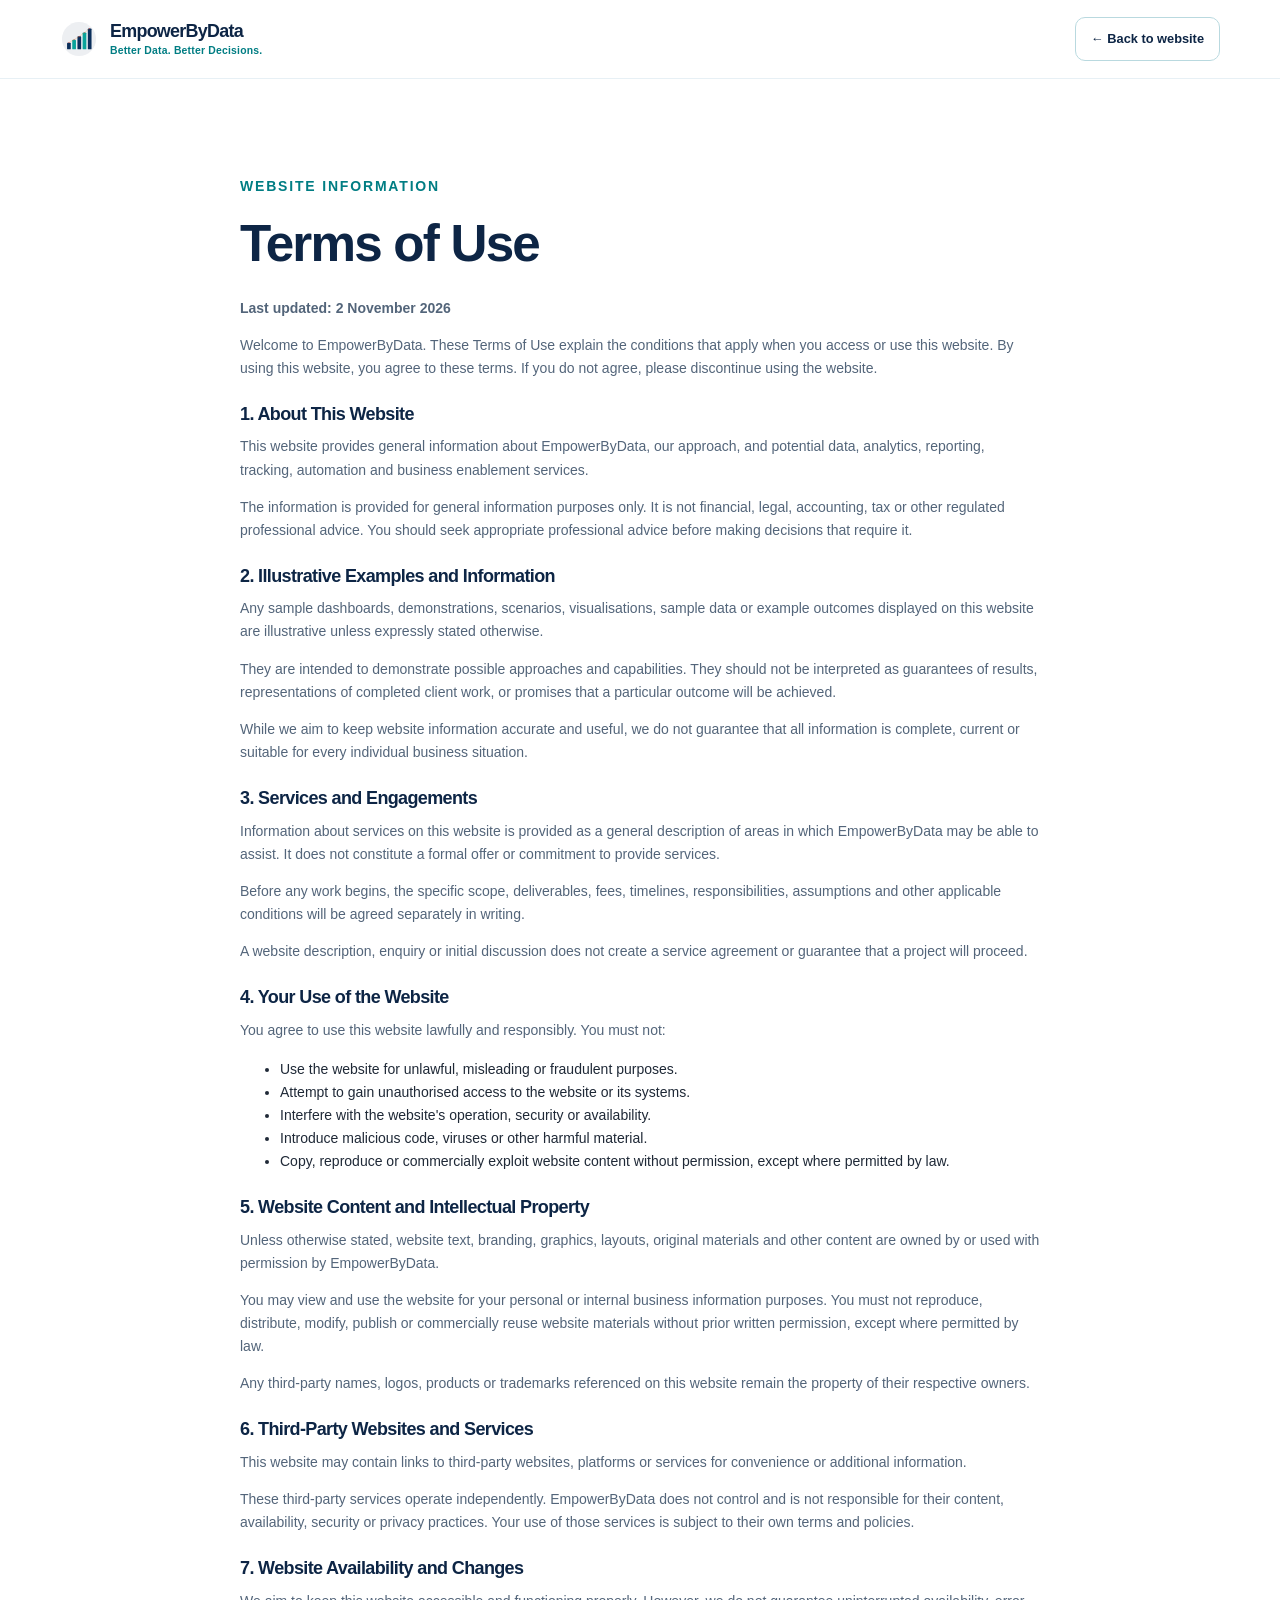
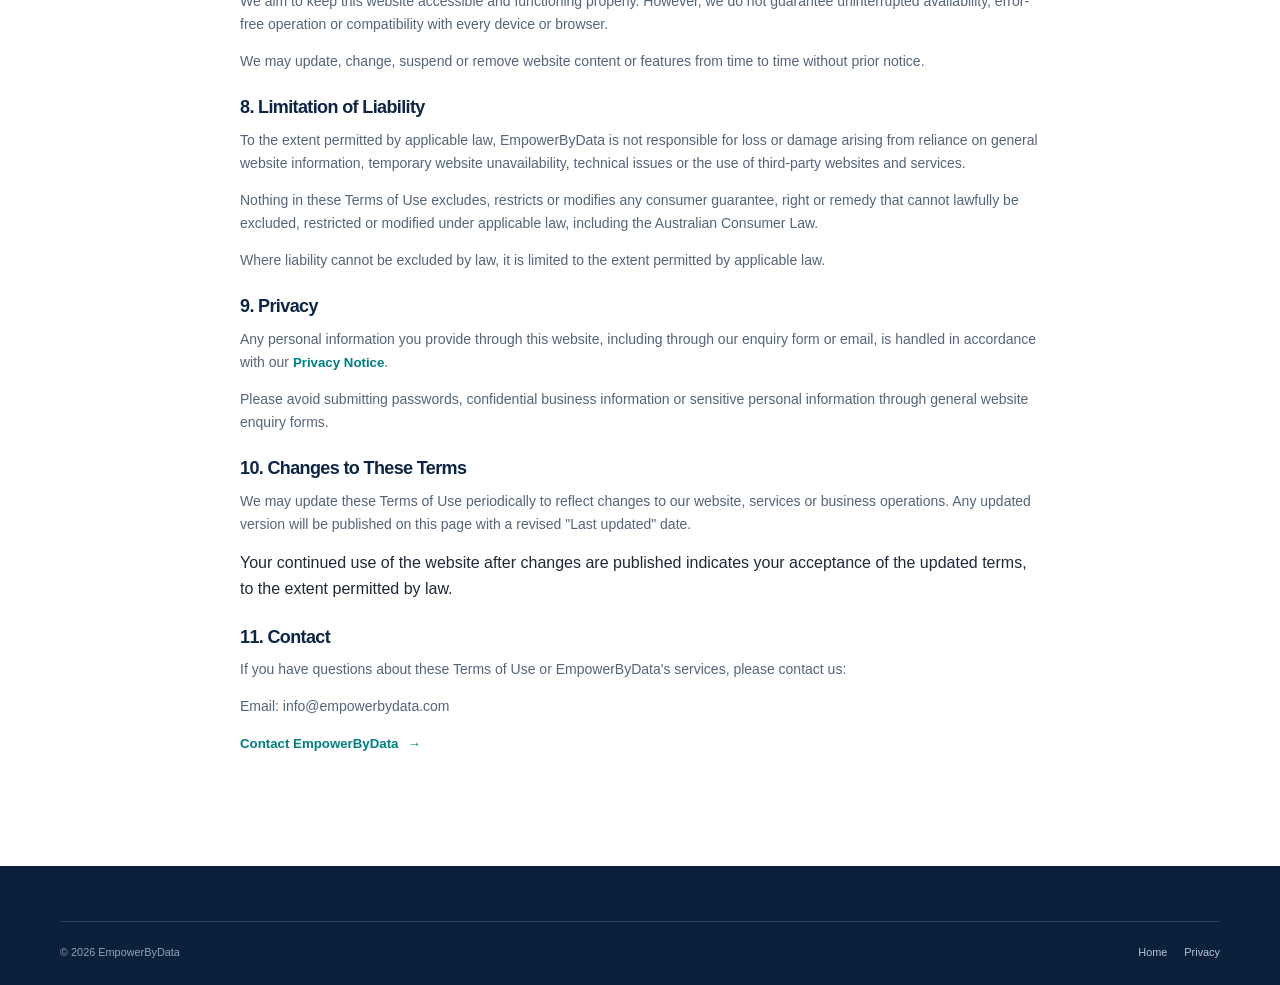
<file: terms.html>
<!doctype html>
<html lang="en-AU">
<head>
    <meta charset="utf-8">
    <meta name="viewport" content="width=device-width, initial-scale=1">
    <meta name="description" content="Terms of Use for the EmpowerByData website and information about our services.">
    <title>Terms of Use — EmpowerByData</title>
    <link rel="stylesheet" href="css/empowerbydata.css">
</head>

<body>

    <!-- Header -->
    <header class="site-header">
        <div class="container nav-wrap">

            <a class="brand" href="index.html">
                <img
                    src="assets/logo-icon.svg"
                    alt="EmpowerByData logo"
                    class="brand-logo-icon"
                >

                <span class="brand-copy">
                    <strong>EmpowerByData</strong>
                    <small>Better Data. Better Decisions.</small>
                </span>
            </a>

            <a class="btn btn-secondary btn-small" href="index.html">
                ← Back to website
            </a>

        </div>
    </header>

    <!-- Main content -->
    <main class="section-pad section-white">
        <article class="container" style="max-width:800px">

            <p class="eyebrow">Website information</p>

            <h1 style="font-size:clamp(2rem,4vw,3.2rem)">
                Terms of Use
            </h1>

            <p>
                <strong>Last updated: 2 November 2026</strong>
            </p>

            <p>
                Welcome to EmpowerByData. These Terms of Use explain the
                conditions that apply when you access or use this website.
                By using this website, you agree to these terms. If you do
                not agree, please discontinue using the website.
            </p>

            <h2>1. About This Website</h2>
            <p>
                This website provides general information about EmpowerByData,
                our approach, and potential data, analytics, reporting,
                tracking, automation and business enablement services.
            </p>
            <p>
                The information is provided for general information purposes
                only. It is not financial, legal, accounting, tax or other
                regulated professional advice. You should seek appropriate
                professional advice before making decisions that require it.
            </p>

            <h2>2. Illustrative Examples and Information</h2>
            <p>
                Any sample dashboards, demonstrations, scenarios,
                visualisations, sample data or example outcomes displayed
                on this website are illustrative unless expressly stated
                otherwise.
            </p>
            <p>
                They are intended to demonstrate possible approaches and
                capabilities. They should not be interpreted as guarantees
                of results, representations of completed client work, or
                promises that a particular outcome will be achieved.
            </p>
            <p>
                While we aim to keep website information accurate and useful,
                we do not guarantee that all information is complete,
                current or suitable for every individual business situation.
            </p>

            <h2>3. Services and Engagements</h2>
            <p>
                Information about services on this website is provided as
                a general description of areas in which EmpowerByData may
                be able to assist. It does not constitute a formal offer
                or commitment to provide services.
            </p>
            <p>
                Before any work begins, the specific scope, deliverables,
                fees, timelines, responsibilities, assumptions and other
                applicable conditions will be agreed separately in writing.
            </p>
            <p>
                A website description, enquiry or initial discussion does
                not create a service agreement or guarantee that a project
                will proceed.
            </p>

            <h2>4. Your Use of the Website</h2>
            <p>
                You agree to use this website lawfully and responsibly.
                You must not:
            </p>
            <ul>
                <li>Use the website for unlawful, misleading or fraudulent purposes.</li>
                <li>Attempt to gain unauthorised access to the website or its systems.</li>
                <li>Interfere with the website's operation, security or availability.</li>
                <li>Introduce malicious code, viruses or other harmful material.</li>
                <li>Copy, reproduce or commercially exploit website content without permission, except where permitted by law.</li>
            </ul>

            <h2>5. Website Content and Intellectual Property</h2>
            <p>
                Unless otherwise stated, website text, branding, graphics,
                layouts, original materials and other content are owned by
                or used with permission by EmpowerByData.
            </p>
            <p>
                You may view and use the website for your personal or
                internal business information purposes. You must not
                reproduce, distribute, modify, publish or commercially
                reuse website materials without prior written permission,
                except where permitted by law.
            </p>
            <p>
                Any third-party names, logos, products or trademarks
                referenced on this website remain the property of their
                respective owners.
            </p>

            <h2>6. Third-Party Websites and Services</h2>
            <p>
                This website may contain links to third-party websites,
                platforms or services for convenience or additional
                information.
            </p>
            <p>
                These third-party services operate independently.
                EmpowerByData does not control and is not responsible
                for their content, availability, security or privacy
                practices. Your use of those services is subject to
                their own terms and policies.
            </p>

            <h2>7. Website Availability and Changes</h2>
            <p>
                We aim to keep this website accessible and functioning
                properly. However, we do not guarantee uninterrupted
                availability, error-free operation or compatibility
                with every device or browser.
            </p>
            <p>
                We may update, change, suspend or remove website content
                or features from time to time without prior notice.
            </p>

            <h2>8. Limitation of Liability</h2>
            <p>
                To the extent permitted by applicable law, EmpowerByData
                is not responsible for loss or damage arising from
                reliance on general website information, temporary
                website unavailability, technical issues or the use
                of third-party websites and services.
            </p>
            <p>
                Nothing in these Terms of Use excludes, restricts or
                modifies any consumer guarantee, right or remedy that
                cannot lawfully be excluded, restricted or modified
                under applicable law, including the Australian Consumer
                Law.
            </p>
            <p>
                Where liability cannot be excluded by law, it is limited
                to the extent permitted by applicable law.
            </p>

            <h2>9. Privacy</h2>
            <p>
                Any personal information you provide through this website,
                including through our enquiry form or email, is handled
                in accordance with our
                <a class="text-link" href="privacy.html">Privacy Notice</a>.
            </p>
            <p>
                Please avoid submitting passwords, confidential business
                information or sensitive personal information through
                general website enquiry forms.
            </p>

            <h2>10. Changes to These Terms</h2>
            <p>
                We may update these Terms of Use periodically to reflect
                changes to our website, services or business operations.
                Any updated version will be published on this page with
                a revised "Last updated" date.
            </p>
                Your continued use of the website after changes are
                published indicates your acceptance of the updated terms,
                to the extent permitted by law.
            </p>

            <h2>11. Contact</h2>
            <p>
                If you have questions about these Terms of Use or
                EmpowerByData's services, please contact us:
            </p>
            <p>
                Email:
                <a href="mailto:info@empowerbydata.com">
                    info@empowerbydata.com
                </a>
            </p>

            <p>
                <a class="text-link" href="index.html#contact">
                    Contact EmpowerByData <span>→</span>
                </a>
            </p>

        </article>
    </main>

    <!-- Footer -->
    <footer class="site-footer">
        <div class="container footer-bottom">
            <span>
                © <span id="year">2026</span> EmpowerByData
            </span>

            <div>
                <a href="index.html">Home</a>
                <a href="privacy.html">Privacy</a>
            </div>
        </div>
    </footer>

    <script>
        document.getElementById('year').textContent =
            new Date().getFullYear();
    </script>

</body>
</html>
</file>
<file: css/empowerbydata.css>
:root {
  --navy: #0D2545; --navy-2: #16395d; --teal: #00A3A3; --teal-dark: #007d83;
  --orange: #F4A261; --orange-dark: #df8740; --bg: #F8FAFC; --charcoal: #1F2937;
  --muted: #64748b; --line: #e4edf3; --white: #fff; --radius: 20px;
  --shadow: 0 14px 36px rgba(13,37,69,.08); --shadow-sm: 0 6px 20px rgba(13,37,69,.06);
}
* { box-sizing: border-box; }
html { scroll-behavior: smooth; scroll-padding-top: 92px; }
body { margin: 0; font-family: "DM Sans", sans-serif; color: var(--charcoal); background: var(--bg); line-height: 1.65; -webkit-font-smoothing: antialiased; }
h1,h2,h3,h4,p { margin-top: 0; }
h1,h2,h3 { font-family: "Manrope", sans-serif; color: var(--navy); line-height: 1.2; letter-spacing: -.035em; }
h1 { font-size: clamp(2.6rem, 4.4vw, 4.5rem); font-weight: 800; margin-bottom: 22px; }
h2 { font-size: clamp(2rem, 3.2vw, 3rem); font-weight: 800; margin-bottom: 16px; }
h3 { font-size: 1.18rem; font-weight: 800; margin-bottom: 10px; }
p { color: #53657a; }
a { color: inherit; text-decoration: none; }
button,input,select,textarea { font: inherit; }
button,a,input,select,textarea { -webkit-tap-highlight-color: transparent; }
a:focus-visible, button:focus-visible, input:focus-visible, select:focus-visible, textarea:focus-visible { outline: 3px solid #70d7d1; outline-offset: 3px; }
.container { width: min(1160px, calc(100% - 48px)); margin-inline: auto; }
.section-pad { padding: 96px 0; }
.section-white { background: #fff; }
.section-tint { background: linear-gradient(135deg,#f1f9fb 0%,#f7fafc 60%,#f1f8f9 100%); }
.skip-link { position: absolute; top: -60px; left: 16px; z-index: 1000; background: white; color: var(--navy); padding: 12px 16px; border-radius: 8px; }
.skip-link:focus { top: 12px; }
.site-header { position: sticky; top: 0; z-index: 100; background: rgba(255,255,255,.93); backdrop-filter: blur(16px); border-bottom: 1px solid rgba(226,237,243,.8); }
.nav-wrap { display: flex; align-items: center; justify-content: space-between; min-height: 78px; gap: 28px; }

/* BRAND LOGO AND IDENTITY */
.brand {
    display: inline-flex;
    align-items: center;
    gap: 12px;
    flex-shrink: 0;
    text-decoration: none;
}

.brand-logo-icon {
    display: block;
    width: 38px;
    height: 38px;
    flex: 0 0 38px;
    object-fit: contain;
}

.brand-copy {
    display: flex;
    flex-direction: column;
    justify-content: center;
    line-height: 1.2;
}

.brand-copy strong {
    color: var(--navy);
    font-family: "Manrope", sans-serif;
    font-size: 1.12rem;
    font-weight: 800;
    letter-spacing: -.04em;
}

.brand-copy small {
    color: var(--teal-dark);
    font-size: .65rem;
    font-weight: 700;
    letter-spacing: .02em;
    margin-top: 3px;
}

/* Footer brand */
.brand-light .brand-copy strong {
    color: white;
}

.brand-light .brand-copy small {
    color: #8dd9d2;
}

.primary-nav { display: flex; align-items: center; gap: clamp(10px,1.4vw,21px); }
.nav-link { position: relative; padding: 30px 0 27px; font-size: .78rem; font-weight: 700; color: #4b5c70; white-space: nowrap; transition: color .2s; }
.nav-link:hover,.nav-link.active { color: var(--teal-dark); }
.nav-link.active:after { content:""; position:absolute; height:2px; background:var(--teal); left:0; right:0; bottom:19px; border-radius:2px; }
.nav-contact { background: var(--navy); color: white; border-radius: 9px; padding: 11px 14px; }
.nav-contact:hover { background: var(--teal-dark); color: white; }
.nav-contact:after { display:none; }
.menu-toggle { display: none; border: 0; background: transparent; padding: 10px; border-radius: 8px; }
.menu-toggle span { display: block; width: 24px; height: 2px; background: var(--navy); margin: 5px 0; border-radius: 3px; }
.hero { position: relative; overflow: hidden; background: radial-gradient(ellipse at 83% 40%,#e2f7f5 0,rgba(226,247,245,.4) 24%,transparent 48%),linear-gradient(110deg,#fbfdff,#f6fafc); padding-top: 86px; padding-bottom: 86px; }
.hero-orb { position: absolute; border-radius: 50%; pointer-events: none; border: 1px solid rgba(0,163,163,.12); }
.orb-one { width: 460px; height: 460px; right: -170px; top: -230px; }.orb-two { width: 330px; height: 330px; right: 10%; bottom: -270px; }
.hero-grid { position: relative; display: grid; grid-template-columns: .94fr 1.06fr; gap: 42px; align-items: center; }
.eyebrow { text-transform: uppercase; letter-spacing: .13em; font-size: .72rem; font-weight: 800; color: var(--teal-dark); margin-bottom: 15px; display: flex; align-items: center; gap: 9px; }
.eyebrow-dot { display: inline-block; width: 8px; height: 8px; border-radius: 50%; background: var(--orange); box-shadow: 0 0 0 4px #fcebdc; }
h1 span,h2 span { color: var(--teal-dark); }
.hero-lede { font-size: 1.16rem; line-height: 1.55; color: #324b65; font-weight: 600; max-width: 570px; margin-bottom: 15px; }
.hero-body { max-width: 560px; font-size: .96rem; line-height: 1.8; margin-bottom: 26px; }
.hero-actions { display: flex; flex-wrap: wrap; align-items: center; gap: 12px; }
.btn { display: inline-flex; align-items: center; justify-content: center; gap: 12px; min-height: 48px; padding: 13px 19px; border-radius: 10px; font-size: .88rem; font-weight: 800; border: 1px solid transparent; transition: transform .2s,box-shadow .2s,background .2s; cursor: pointer; }
.btn:hover { transform: translateY(-2px); }
.btn-primary { background: var(--orange); color: #302b27; box-shadow: 0 7px 18px rgba(244,162,97,.24); }
.btn-primary:hover { background: #f7b477; box-shadow: 0 10px 24px rgba(244,162,97,.32); }
.btn-secondary { background: white; color: var(--navy); border-color: #b9d9df; }
.btn-secondary:hover { border-color: var(--teal); box-shadow: var(--shadow-sm); }
.btn-small { min-height: 42px; padding: 10px 15px; font-size: .8rem; }
.trust-note { margin-top: 23px; font-size: .73rem; color: #718197; display: flex; flex-wrap: wrap; align-items: center; gap: 8px; }
.trust-check { display: inline-grid; place-items: center; width: 17px; height: 17px; background: #d7f5ee; color: #00816f; border-radius: 50%; font-weight: 900; }.trust-sep { color: #c0cbd6; }
.hero-visual { min-width: 0; position: relative; padding: 0 4px 22px; }
.flow-row { display: flex; justify-content: space-between; align-items: center; margin: 0 7% 19px; position: relative; z-index: 1; }
.flow-node { display: flex; flex-direction: column; align-items: center; gap: 7px; color: var(--navy); font-size: .72rem; }
.line-icon { display: grid; place-items: center; width: 53px; height: 53px; border-radius: 50%; background: #dcf7f4; border: 1px solid #b5e8e2; box-shadow: 0 7px 16px rgba(0,163,163,.09); }
.line-icon svg,.service-icon svg,.life-icon svg,.process-icon svg,.discovery-icon svg { width: 25px; height: 25px; stroke: var(--navy); fill: none; stroke-width: 1.65; stroke-linecap: round; stroke-linejoin: round; }
.flow-arrow { color: #6caab4; font-size: 1.2rem; margin-top: -18px; }
.dashboard-window { display: flex; border: 1px solid #d5e8ee; border-radius: 15px; background: white; box-shadow: 0 25px 55px rgba(13,37,69,.13); overflow: hidden; transform: perspective(1000px) rotateY(-2deg); }
.dash-sidebar { width: 52px; flex-shrink: 0; background: var(--navy); display: flex; flex-direction: column; align-items: center; gap: 17px; padding: 15px 0; color: #a8c3d6; }
.dash-logo { width: 27px; height: 27px; display: grid; place-items: center; background: var(--teal); border-radius: 8px; color: white; font-weight: 800; font-size: .7rem; margin-bottom: 6px; }
.dash-side-icon { font-size: .85rem; opacity: .75; }.dash-side-icon.selected { color: white; opacity: 1; background: #245174; width: 100%; text-align: center; padding: 8px 0; border-left: 3px solid #43d3c6; }
.dash-content { flex: 1; min-width: 0; padding: 19px; }
.dash-top { display: flex; justify-content: space-between; align-items: center; gap: 12px; margin-bottom: 15px; }.dash-top small { color: #7b8a9c; font-size: .55rem; font-weight: 800; letter-spacing: .08em; }.dash-top h3 { font-size: .95rem; margin: 3px 0 0; }.period-pill { color: #6d7e90; border: 1px solid #e6edf2; padding: 5px 8px; border-radius: 6px; font-size: .58rem; white-space: nowrap; }
.metric-grid { display: grid; grid-template-columns: 1fr 1fr; gap: 10px; }.metric-card { position: relative; border: 1px solid #e6edf2; border-radius: 9px; padding: 12px; min-height: 113px; overflow: hidden; }.metric-card>small { display: block; font-size: .62rem; color: #77889b; margin-bottom: 6px; }.metric-card>strong { display: inline-block; font: 800 1.2rem "Manrope",sans-serif; color: var(--navy); }.metric-card .positive { color: #009982; font-size: .62rem; font-weight: 800; margin-left: 5px; }.sparkline { width: 100%; height: 28px; margin-top: 4px; }.donut-card { display: grid; grid-template-columns: 1fr 65px; align-items: center; }.donut-card>small { grid-column: 1/-1; }.donut { width: 60px; height: 60px; display: grid; place-items: center; border-radius: 50%; background: conic-gradient(var(--teal) 0 78%,#e9f0f3 78%); position: relative; }.donut:before { content:""; position:absolute; width:43px; height:43px; border-radius:50%; background:white; }.donut span { position:relative; z-index:1; font-size:.76rem; font-weight:800; color:var(--navy); }.muted-mini { color:#8b9aab; font-size:.56rem; }.mini-bars { display:flex; gap:5px; align-items:end; height:31px; margin-top:5px; }.mini-bars i { flex:1; display:block; background:#bcebe5; border-radius:3px 3px 0 0; }.metric-card em { font: 500 .56rem "DM Sans",sans-serif; color:#77889b; display:block; font-style:normal; }.progress-line { height:5px; border-radius:5px; background:#edf2f5; margin:13px 0 6px; }.progress-line span { display:block; height:100%; width:72%; border-radius:5px; background:var(--teal); }.dash-bottom { display:grid; grid-template-columns:1.4fr .8fr; gap:10px; margin-top:10px; }.chart-panel,.insight-panel { border:1px solid #e6edf2; border-radius:9px; padding:11px; min-width:0; }.panel-title { display:flex; justify-content:space-between; font-size:.6rem; font-weight:800; color:var(--navy); }.panel-title span { color:var(--teal-dark); font-size:.55rem; }.chart-panel svg { display:block; width:100%; height:58px; margin-top:8px; }.chart-labels { display:flex; justify-content:space-between; font-size:.52rem; color:#94a3b4; }.insight-panel { background:#f1fbf9; }.insight-bulb { display:inline-grid; place-items:center; width:24px; height:24px; border-radius:7px; background:#d8f6f0; color:var(--teal-dark); margin-bottom:6px; }.insight-panel small { display:block; font-size:.5rem; font-weight:800; color:var(--teal-dark); letter-spacing:.04em; }.insight-panel p { font-size:.65rem; color:#38566b; line-height:1.45; margin:5px 0; }.insight-link { color:var(--teal-dark); font-size:.57rem; font-weight:800; }.floating-note { position:absolute; right:-10px; bottom:0; display:flex; align-items:center; gap:9px; background:white; border:1px solid #e5edf0; border-radius:12px; padding:11px 14px; box-shadow:var(--shadow); }.floating-icon { display:grid; place-items:center; background:#ddf7ef; color:#008d7c; width:30px; height:30px; border-radius:9px; font-weight:900; }.floating-note b,.floating-note small { display:block; }.floating-note b { font-size:.72rem; color:var(--navy); }.floating-note small { font-size:.62rem; color:#7c8c9e; }
.section-heading { max-width: 720px; margin: 0 auto 42px; text-align: center; }.section-heading .eyebrow { justify-content: center; }.section-heading h2 { margin-bottom: 14px; }.section-heading>p:last-child { max-width: 630px; margin: 0 auto; }.heading-row { display:flex; justify-content:space-between; align-items:end; gap:24px; max-width:none; text-align:left; }.heading-row .eyebrow { justify-content:flex-start; }.heading-row>div>p:last-child { margin-bottom:0; }
.audience-grid { display:grid; grid-template-columns:repeat(3,1fr); gap:20px; }.audience-card { border:1px solid var(--line); border-radius:var(--radius); overflow:hidden; background:white; box-shadow:var(--shadow-sm); transition:transform .25s,box-shadow .25s; }.audience-card:hover,.service-card:hover,.insight-card:hover,.case-card:hover { transform:translateY(-4px); box-shadow:var(--shadow); }.aqua-card .illustration { background:linear-gradient(135deg,#e8f9f6,#f0fbf9); }.blue-card .illustration { background:linear-gradient(135deg,#edf5ff,#f4f8ff); }.peach-card .illustration { background:linear-gradient(135deg,#fff3e9,#fff8f2); }.illustration { height:195px; position:relative; overflow:hidden; display:flex; align-items:center; justify-content:center; }.card-body { padding:23px 24px 25px; }.card-number { font-size:.63rem; font-weight:800; letter-spacing:.1em; color:#8a9aad; }.card-body h3 { margin:9px 0 9px; font-size:1.22rem; }.card-body p { font-size:.9rem; min-height:72px; margin-bottom:18px; }.text-link { color:var(--teal-dark); font-size:.83rem; font-weight:800; display:inline-flex; gap:9px; align-items:center; }.text-link span { transition:transform .2s; }.text-link:hover span { transform:translateX(4px); }
.ill-window { position:absolute; width:155px; height:105px; border:1px solid #b5e3e2; background:rgba(255,255,255,.93); border-radius:10px; padding:13px; left:16%; top:28%; box-shadow:0 12px 22px rgba(13,37,69,.08); transform:rotate(-4deg); }.ill-window i { display:inline-block; width:5px; height:5px; border-radius:50%; background:#9fded9; margin-right:3px; }.ill-window b { position:absolute; right:13px; top:11px; color:var(--teal); font-size:1.3rem; }.ill-window small,.ill-window strong { display:block; }.ill-window small { font-size:.6rem; color:#7c8d9f; margin-top:10px; }.ill-window strong { font-size:1.2rem; color:var(--navy); }.ill-person { position:absolute; width:75px; height:105px; right:17%; bottom:-7px; }.ill-person .face { position:absolute; width:35px; height:43px; border-radius:45% 45% 48% 48%; background:#dca77f; top:8px; left:20px; z-index:2; }.ill-person .hair { position:absolute; width:40px; height:36px; border-radius:50% 50% 25% 25%; background:#263d51; top:0; left:17px; z-index:3; }.ill-person .body { position:absolute; width:68px; height:56px; border-radius:25px 25px 0 0; background:#2b8991; bottom:0; left:3px; }.ill-plant { position:absolute; right:4%; top:22%; font-size:3rem; color:#64b8a5; transform:rotate(-20deg); }
.ill-smallbiz .people { position:absolute; display:flex; gap:7px; left:13%; bottom:18%; }.people i { width:36px; height:73px; border-radius:20px 20px 5px 5px; background:#3c8797; position:relative; }.people i:before { content:""; position:absolute; width:25px; height:25px; border-radius:50%; background:#dba77e; top:-21px; left:5px; }.people i:nth-child(2) { background:#e8a76f; transform:translateY(-10px); }.people i:nth-child(3) { background:#6b9d88; }.ill-chart { position:absolute; right:12%; top:20%; width:95px; height:96px; background:white; border:1px solid #dce9f3; border-radius:10px; padding:10px; box-shadow:var(--shadow-sm); }.ill-chart b { display:block; color:var(--teal); font-size:1.4rem; }.ill-chart small,.ill-chart strong { display:block; }.ill-chart small { color:#7d8fa3; font-size:.6rem; }.ill-chart strong { color:#138b7e; font-size:1.3rem; }.ill-table { position:absolute; right:13%; bottom:14%; width:82px; height:26px; display:flex; gap:3px; }.ill-table i { flex:1; background:#c5e7e6; border-radius:3px; }.heart-shape { position:absolute; top:28%; left:40%; font-size:4.2rem; color:#8bcdb8; text-shadow:0 7px 0 rgba(0,120,120,.08); }.community-person { position:absolute; bottom:18%; width:35px; height:56px; border-radius:20px 20px 5px 5px; background:#4b9a86; }.community-person:before { content:""; position:absolute; top:-22px; left:5px; width:25px; height:25px; border-radius:50%; background:#d7a27e; }.p1 { left:20%; transform:rotate(-8deg); }.p2 { right:20%; background:#e7a36c; transform:rotate(8deg); }.p3 { left:42%; bottom:8%; height:43px; background:#6f9cb4; }.impact-pill { position:absolute; bottom:13%; left:36%; padding:7px 12px; border-radius:20px; background:white; box-shadow:var(--shadow-sm); font-size:.68rem; color:#718197; }.impact-pill b { color:var(--teal-dark); }
.split-section { display:grid; grid-template-columns:.72fr 1.28fr; gap:65px; align-items:center; }.split-copy h2 { max-width:440px; }.split-copy>p:not(.eyebrow) { max-width:440px; }.split-copy .text-link { margin-top:7px; }.lifecycle-card { display:flex; align-items:center; justify-content:space-between; gap:7px; position:relative; padding:30px 20px; background:white; border:1px solid var(--line); border-radius:var(--radius); box-shadow:var(--shadow-sm); }.lifecycle-path { position:absolute; left:9%; right:9%; top:60px; border-top:1px dashed #9cd8d5; }.life-step { position:relative; z-index:1; display:flex; flex-direction:column; align-items:center; text-align:center; gap:8px; min-width:0; }.life-icon { display:grid; place-items:center; width:60px; height:60px; border-radius:50%; background:#e1f8f5; border:1px solid #bce9e4; box-shadow:0 5px 15px rgba(0,163,163,.08); }.life-step b { font-size:.73rem; color:var(--navy); }.life-step small { font-size:.62rem; color:#8a9aac; }.life-arrow { position:relative; z-index:2; color:#74b8bd; font-size:1rem; align-self:center; margin-top:-25px; }
.services-carousel-wrap { min-width:0; } .services-carousel-controls { display:flex; align-items:center; justify-content:space-between; gap:16px; margin:0 0 16px; } .services-scroll-hint { margin:0; color:#718096; font-size:.78rem; } .services-scroll-hint span { color:var(--teal-dark); padding-left:5px; } .services-scroll-buttons { display:flex; gap:8px; } .service-scroll-btn { width:38px; height:38px; border:1px solid var(--line); border-radius:50%; background:#fff; color:var(--navy); font-size:1.15rem; cursor:pointer; transition:background .2s,color .2s,border-color .2s; } .service-scroll-btn:hover { background:var(--navy); color:#fff; border-color:var(--navy); } .service-scroll-btn:focus-visible { outline:3px solid #00a3a366; outline-offset:3px; } .services-grid { display:grid; grid-auto-flow:column; grid-auto-columns:calc((100% - 45px) / 4); grid-template-rows:1fr; gap:15px; overflow-x:auto; overscroll-behavior-inline:contain; scroll-snap-type:x mandatory; scroll-behavior:smooth; padding:2px 2px 18px; scrollbar-width:thin; scrollbar-color:#b9d9d6 #eef3f6; } .services-grid .service-card { min-width:0; scroll-snap-align:start; }.service-card { position:relative; padding:24px 19px 21px; border:1px solid var(--line); border-radius:16px; background:white; box-shadow:var(--shadow-sm); display:flex; flex-direction:column; transition:transform .25s,box-shadow .25s; }.service-icon { width:51px; height:51px; border-radius:16px; display:grid; place-items:center; margin-bottom:20px; }.service-icon.teal { background:#dff7f3; }.service-icon.blue { background:#e3f0ff; }.service-icon.violet { background:#eee9ff; }.service-icon.orange { background:#ffeadc; }.service-icon.mint { background:#e0f7ee; }.service-index { position:absolute; top:29px; right:17px; color:#c1cbd5; font-size:.67rem; font-weight:800; }.service-card h3 { font-size:1rem; letter-spacing:-.025em; }.service-card>p { font-size:.81rem; line-height:1.6; min-height:76px; }.service-card ul { padding-left:17px; margin:0 0 21px; color:#66788c; font-size:.74rem; line-height:1.9; }.service-card li::marker { color:var(--teal); }.service-more { margin-top:auto; padding-top:14px; border-top:1px solid #edf1f4; font-size:.72rem; font-weight:800; color:var(--teal-dark); }
.process-grid { display:grid; grid-template-columns:repeat(6,1fr); gap:18px; position:relative; }.process-grid:before { content:""; position:absolute; top:37px; left:8%; right:8%; border-top:1px dashed #a8d9d8; }.process-step { position:relative; text-align:center; }.process-icon { display:grid; place-items:center; width:74px; height:74px; border:1px solid #c4e9e7; border-radius:50%; background:linear-gradient(145deg,#e5faf7,#f4fbff); margin:0 auto 15px; position:relative; z-index:1; }.process-icon svg { width:29px; height:29px; }.step-no { display:inline-grid; place-items:center; width:25px; height:25px; border-radius:50%; background:var(--teal); color:white; font-size:.68rem; font-weight:800; margin-bottom:10px; }.process-step h3 { font-size:1rem; margin-bottom:8px; }.process-step p { font-size:.78rem; line-height:1.65; margin:0; }
.insights-grid { display:grid; grid-template-columns:repeat(4,1fr); gap:18px; }.insight-card { border:1px solid var(--line); background:white; border-radius:15px; overflow:hidden; box-shadow:var(--shadow-sm); transition:transform .25s,box-shadow .25s; }.insight-art { height:170px; display:block; position:relative; overflow:hidden; }.art-one { background:linear-gradient(140deg,#dceee8,#f8f1e6); }.art-window { position:absolute; top:29px; left:13%; width:66%; height:125px; border-radius:9px; background:white; box-shadow:0 13px 28px #0d25451c; padding:14px; transform:rotate(-4deg); }.art-window b { font-size:.65rem; display:block; color:var(--navy); margin-bottom:10px; }.art-window i { display:inline-block; height:28px; width:23%; margin-right:4%; background:#e5f5f2; border-radius:4px; }.art-window strong { display:block; color:var(--teal-dark); font-size:1.25rem; margin-top:8px; }.art-sun { position:absolute; width:90px; height:90px; background:#f4c18c; border-radius:50%; right:-15px; top:-20px; opacity:.6; }.art-two { background:linear-gradient(135deg,#edf2fa,#e5eaf1); }.paper { position:absolute; top:16px; left:24%; width:56%; height:145px; padding:14px; background:#fffefa; box-shadow:0 9px 22px #0d25451c; transform:rotate(5deg); }.paper b { display:block; font-size:.65rem; margin-bottom:12px; }.paper i { display:block; height:8px; border-bottom:1px solid #d9e2e9; margin-bottom:9px; color:#718197; font-size:.5rem; }.art-pencil { position:absolute; height:120px; width:10px; background:#e5a265; right:15%; bottom:-8px; transform:rotate(33deg); border-radius:5px; }.art-three { background:linear-gradient(140deg,#e4f5f1,#e8f0f7); }.mini-dashboard { position:absolute; top:25px; left:13%; width:70%; height:120px; background:white; border-radius:10px; box-shadow:0 10px 25px #0d25451c; padding:14px; }.mini-dashboard b { display:block; color:var(--navy); font-size:.65rem; }.mini-dashboard span { display:flex; align-items:end; height:45px; gap:6px; margin-top:6px; }.mini-dashboard i { flex:1; background:#9cddd6; border-radius:3px 3px 0 0; }.mini-dashboard i:nth-child(1){height:35%}.mini-dashboard i:nth-child(2){height:50%}.mini-dashboard i:nth-child(3){height:45%}.mini-dashboard i:nth-child(4){height:78%}.mini-dashboard i:nth-child(5){height:100%}.mini-dashboard strong { font-size:.75rem; color:var(--teal-dark); }.art-plant { position:absolute; right:5%; bottom:0; color:#5b9c88; font-size:3.6rem; }.art-four { background:linear-gradient(140deg,#e8f0fa,#e6f6f3); }.sheet-grid { position:absolute; top:25px; left:12%; width:76%; height:112px; background:white; border-radius:7px; box-shadow:0 10px 24px #0d25451c; padding:12px; display:grid; grid-template-columns:repeat(4,1fr); gap:5px; }.sheet-grid b { grid-column:1/-1; font-size:.55rem; }.sheet-grid i { background:#e2f3f0; border:1px solid #d1e8e5; border-radius:2px; }.sheet-chart { position:absolute; right:15%; bottom:13px; color:var(--teal); letter-spacing:4px; font-size:1.4rem; }.insight-content { padding:20px; }.tag { display:inline-block; padding:5px 8px; border-radius:5px; background:#e1f7f2; color:#087d78; font-size:.56rem; font-weight:800; letter-spacing:.05em; }.tag-blue { background:#e5efff; color:#426db0; }.tag-orange { background:#fff0e4; color:#ba6a29; }.insight-content h3 { font-size:1rem; margin:12px 0 9px; letter-spacing:-.025em; }.insight-content h3 a:hover { color:var(--teal-dark); }.insight-content p { font-size:.79rem; line-height:1.65; min-height:64px; }.insight-content .text-link { font-size:.74rem; }.content-note { margin:22px 0 0; text-align:center; font-size:.76rem; color:#8794a5; }.article-overviews { margin-top:24px; display:grid; grid-template-columns:1fr 1fr; gap:10px; }.article-overviews details { border:1px solid var(--line); border-radius:10px; padding:14px 17px; background:#fbfdfe; }.article-overviews summary { color:var(--navy); font-size:.85rem; font-weight:800; cursor:pointer; }.article-overviews details p { margin:12px 0 0; font-size:.85rem; }
.case-grid { display:grid; grid-template-columns:repeat(3,1fr); gap:20px; }.case-card { background:white; border:1px solid var(--line); border-radius:16px; overflow:hidden; box-shadow:var(--shadow-sm); transition:transform .25s,box-shadow .25s; }.case-visual { height:180px; padding:20px; position:relative; overflow:hidden; }.case-visual-one { background:linear-gradient(140deg,#dceee8,#eef5f7); }.case-visual-two { background:linear-gradient(140deg,#e5efff,#f2f7ff); }.case-visual-three { background:linear-gradient(140deg,#fff0e3,#f6f2ea); }.case-chip { display:inline-block; padding:5px 8px; border-radius:5px; background:rgba(255,255,255,.8); color:var(--teal-dark); font-size:.57rem; letter-spacing:.07em; font-weight:800; }.case-screen { position:absolute; left:22%; top:52px; width:60%; height:120px; border:5px solid #fff; background:#fff; border-radius:9px; box-shadow:0 10px 25px #0d25451a; padding:12px; transform:rotate(-3deg); }.case-screen b,.case-dashboard b { display:block; font-size:.65rem; color:var(--navy); }.case-chart { height:48px; display:flex; align-items:end; gap:6px; border-bottom:1px solid #e6edf2; margin:8px 0; }.case-chart i { flex:1; background:#a8e1da; border-radius:3px 3px 0 0; }.case-chart i:nth-child(1){height:30%}.case-chart i:nth-child(2){height:48%}.case-chart i:nth-child(3){height:40%}.case-chart i:nth-child(4){height:65%}.case-chart i:nth-child(5){height:72%}.case-chart i:nth-child(6){height:95%}.case-screen small { color:#8494a5; font-size:.55rem; }.case-dashboard { display:flex; justify-content:space-around; position:absolute; top:58px; left:13%; right:13%; padding:16px; border-radius:10px; background:white; box-shadow:0 10px 25px #0d25451a; transform:rotate(2deg); }.case-dashboard>div { display:flex; flex-direction:column; align-items:center; gap:6px; }.case-dashboard strong { font-size:1.7rem; color:var(--navy); }.case-dashboard small { font-size:.57rem; color:#8292a3; }.case-ring { width:55px; height:55px; border-radius:50%; border:7px solid #d8f1ec; border-top-color:var(--teal); display:grid; place-items:center; color:var(--navy); font-size:.72rem; font-weight:800; }.workflow-visual { display:flex; align-items:center; justify-content:center; gap:8px; margin-top:30px; }.workflow-visual span { background:white; border:1px solid #f2d8bf; border-radius:8px; padding:10px 9px; color:var(--navy); font-size:.7rem; font-weight:800; box-shadow:0 7px 15px #0d254510; }.workflow-visual i { color:#b97a47; font-style:normal; }.workflow-caption { text-align:center; color:#8d785f; font-size:.65rem; margin-top:13px; }.case-content { padding:22px; }.case-content h3 { font-size:1.08rem; margin-bottom:17px; }.case-label { color:var(--teal-dark); font-size:.61rem; letter-spacing:.09em; font-weight:800; margin-bottom:4px; }.case-content p:not(.case-label) { font-size:.79rem; line-height:1.6; margin-bottom:13px; }.case-outcome { display:flex; gap:10px; padding-top:15px; margin-top:5px; border-top:1px solid #edf1f4; }.case-outcome span { flex:1; }.case-outcome b,.case-outcome small { display:block; }.case-outcome b { font-size:.75rem; color:var(--navy); }.case-outcome small { color:#8a98a7; font-size:.61rem; margin-top:3px; }
.about-grid { display:grid; grid-template-columns:.72fr 1.28fr; gap:80px; align-items:center; }.profile-wrap { text-align:center; }.profile-placeholder { width:min(280px,100%); aspect-ratio:1; border-radius:50%; background:linear-gradient(145deg,#dff5f1,#f3f9fc); display:grid; place-items:center; position:relative; margin:0 auto 18px; }.profile-placeholder svg { width:85%; height:85%; }.profile-spark { position:absolute; color:var(--orange); font-weight:800; }.spark-a { right:2%; top:20%; font-size:2rem; }.spark-b { left:5%; bottom:23%; font-size:1.6rem; }.profile-caption { display:inline-flex; align-items:center; gap:8px; padding:9px 13px; border-radius:30px; background:#f1faf8; color:#497b7a; font-size:.74rem; font-weight:700; }.profile-dot { width:7px; height:7px; border-radius:50%; background:var(--teal); }.about-copy h2 { margin-bottom:19px; }.about-copy>p:not(.eyebrow) { font-size:.92rem; line-height:1.8; }.about-lede { color:#324b65; font-weight:700; font-size:1.13rem!important; }.values-grid { display:grid; grid-template-columns:1fr 1fr; gap:13px 20px; margin:25px 0; }.values-grid span { display:flex; align-items:center; gap:9px; color:var(--navy); font-size:.85rem; font-weight:700; }.values-grid i { display:grid; place-items:center; width:23px; height:23px; background:#def6ef; color:#008978; border-radius:50%; font-style:normal; font-size:.72rem; }.profile-disclaimer { font-size:.72rem!important; color:#8492a2; border-left:3px solid #f4c49b; padding-left:12px; }

/* Privacy and Terms page typography */
article.container p,
article.container li {
    font-size: 14px;
    line-height: 1.65;
}

article.container h2 {
    font-size: 18px;
    margin-top: 24px;
    margin-bottom: 10px;
}

article.container h3 {
    font-size: 16px;
}

/*contact email */
.contact-email-box {
    background: #FFFFFF;
    border: 1px solid #E2E8F0;
    border-radius: 14px;
    padding: 18px 22px;
    margin-top: 22px;
    box-shadow: 0 3px 12px rgba(13, 37, 69, 0.05);
}

.contact-email-box a {
    color: #0D2545;
    font-weight: 600;
    text-decoration: none;
}

.contact-email-box a:hover {
    color: #00A3A3;
}


.contact-email-box {
    background: #FFFFFF;
    border: 1px solid #E2E8F0;
    border-radius: 14px;
    padding: 18px 22px;
    margin-top: 22px;
    display: flex;
    flex-direction: column;
    gap: 16px;
    box-shadow: 0 3px 12px rgba(13, 37, 69, 0.05);
}

.contact-option {
    display: flex;
    flex-direction: column;
    gap: 5px;
}

.contact-option b {
    color: #0D2545;
    font-size: 14px;
}

.contact-option a {
    color: #0D2545;
    font-size: 14px;
    font-weight: 600;
    text-decoration: none;
}

.contact-option a:hover {
    color: #00A3A3;
}
.contact-email-box {
    background: #FFFFFF;
    border: 1px solid #E2E8F0;
    border-radius: 14px;
    padding: 20px 22px;
    margin-top: 22px;
    display: flex;
    flex-direction: column;
    gap: 18px;
    box-shadow: 0 3px 12px rgba(13, 37, 69, 0.05);
}

.contact-option {
    display: flex;
    align-items: center;
    gap: 12px;
}

.contact-option-icon {
    width: 40px;
    height: 40px;
    min-width: 40px;
    border-radius: 10px;
    display: flex;
    align-items: center;
    justify-content: center;
}

.contact-option-icon svg {
    width: 21px;
    height: 21px;
    fill: none;
    stroke: currentColor;
    stroke-width: 1.7;
    stroke-linecap: round;
    stroke-linejoin: round;
}

.email-icon {
    color: #0D2545;
    background: #EAF0F7;
}

.whatsapp-icon {
    color: #16834A;
    background: #E8F7EF;
}

.contact-option-text {
    display: flex;
    flex-direction: column;
    gap: 5px;
}

.contact-option-text p {
    margin: 2px 0;
}

.contact-option-text a {
    font-size: inherit;
    line-height: 1.3;
}

.contact-option-text b {
    color: #0D2545;
    font-size: 14px;
}

.contact-option-text a {
    color: #0D2545;
    font-size: 14px;
    font-weight: 600;
    text-decoration: none;
}

.contact-option-text a:hover {
    color: #00A3A3;
}
/* CONTACT SECTION - RESTORE CENTRED WIDTH AND MARGINS */


/* =========================================
   CONTACT SECTION
   Consolidated contact layout
========================================= */

.contact-section {
    background: linear-gradient(
        135deg,
        #eaf8f7,
        #f7fafc 55%,
        #fff4ea
    );
}

.contact-grid {
    display: grid;
    grid-template-columns: .9fr 1.1fr;
    gap: 45px;
    align-items: start;
}

.contact-copy {
    min-width: 0;
}

.contact-copy h2 {
    max-width: 480px;
}

.contact-copy > p:not(.eyebrow) {
    max-width: 540px;
}

.contact-intro {
    margin-bottom: 24px;
    font-size: .96rem;
    line-height: 1.75;
}

/* Main white panel containing all three contact options */

.contact-details-panel {
    background: transparent;
    border: none;
    border-radius: 0;
    padding: 0;
    margin-top: 0;
    box-shadow: none;
}

/* Discovery conversation */

.contact-details-panel .discovery-card {
    display: flex;
    align-items: center;
    gap: 16px;
    background: transparent;
    border: none;
    border-radius: 0;
    padding: 0;
    margin: 0;
    box-shadow: none;
}

.contact-details-panel .discovery-icon {
    width: 56px;
    height: 56px;
    min-width: 56px;
    display: grid;
    place-items: center;
    background: #EAF0F8;
    border-radius: 12px;
}

.contact-details-panel .discovery-icon svg {
    width: 25px;
    height: 25px;
    fill: none;
    stroke: var(--navy);
    stroke-width: 1.8;
    stroke-linecap: round;
    stroke-linejoin: round;
}

.contact-details-panel .discovery-content {
    flex: 1;
    min-width: 0;
}

.contact-details-panel .discovery-content b {
    display: block;
    color: var(--navy);
    font-size: 1rem;
    line-height: 1.4;
    margin-bottom: 5px;
}

.contact-details-panel .discovery-content p {
    color: #53657a;
    font-size: .82rem;
    line-height: 1.55;
    margin: 0;
}

.contact-details-panel .discovery-arrow {
    margin-left: auto;
    color: var(--navy);
    font-size: 2rem;
    line-height: 1;
    flex-shrink: 0;
}

/* Dividers inside the panel */

.contact-panel-divider {
    height: 1px;
    width: 100%;
    background: #E2E8F0;
    margin: 22px 0;
}

/* Discussion points */

.contact-details-panel .discuss-list {
    display: flex;
    flex-direction: column;
    grid-template-columns: none;
    gap: 7px;
    margin: 0;
    font-size: .86rem;
    line-height: 1.5;
}

.contact-details-panel .discuss-list > b {
    color: var(--navy);
    font-size: 1rem;
    margin-bottom: 2px;
}

.contact-details-panel .discuss-list span {
    color: #53657a;
}

.contact-details-panel .discuss-list span::first-letter {
    color: var(--teal-dark);
}

/* Email and WhatsApp side by side */

.contact-methods {
    display: grid;
    grid-template-columns: 1fr 1fr;
    gap: 14px;
    align-items: center;
}

.contact-methods .contact-option {
    display: flex;
    flex-direction: row;
    align-items: center;
    gap: 12px;
    min-width: 0;
}

.contact-methods .contact-option-icon {
    width: 46px;
    height: 46px;
    min-width: 46px;
    display: flex;
    align-items: center;
    justify-content: center;
    border-radius: 10px;
}

.contact-methods .contact-option-icon svg {
    width: 30px;
    height: 30px;
    fill: none;
    stroke: currentColor;
    stroke-width: 1.8;
    stroke-linecap: round;
    stroke-linejoin: round;
}

.contact-methods .email-icon {
    background: #EAF0F8;
    color: var(--navy);
}

.contact-methods .whatsapp-icon {
    background: #E8F7EF;
    color: #168B55;
}

.contact-methods .contact-option-text {
    display: flex;
    flex-direction: column;
    gap: 5px;
    min-width: 0;
}

.contact-methods .contact-option-text b {
    color: var(--navy);
    font-size: .85rem;
}

.contact-methods .contact-option-text a {
    color: var(--navy);
    font-size: .78rem;
    font-weight: 600;
    text-decoration: underline;
    overflow-wrap: anywhere;
}

.contact-methods .contact-option-text a:hover {
    color: var(--teal-dark);
}

/* Google Form panel */

.contact-form-card {
    min-width: 0;
    width: 100%;
    background: #FFFFFF;
    border: 1px solid #E1ECEF;
    border-radius: 19px;
    box-shadow: 0 14px 36px rgba(13, 37, 69, .08);
    padding: 30px;
}

.form-heading {
    margin-bottom: 22px;
}

.form-step {
    display: inline-block;
    font-size: .65rem;
    font-weight: 800;
    letter-spacing: .12em;
    color: var(--teal-dark);
}

.form-heading h3 {
    margin: 9px 0 6px;
    font-size: 1.4rem;
}

.form-heading p {
    font-size: .85rem;
    margin: 0;
}

.google-form-container {
    width: 100%;
    overflow: hidden;
    border-radius: 8px;
}

.google-form-container iframe {
    display: block;
    width: 100%;
    max-width: 100%;
    border: 0;
    background: #FFFFFF;
}

/* Tablet layout */

@media (max-width: 900px) {
    .contact-grid {
        grid-template-columns: 1fr;
        gap: 32px;
    }

    .contact-copy {
        max-width: 760px;
    }

    .contact-form-card {
        max-width: 760px;
    }
}

/* Mobile layout */

@media (max-width: 620px) {
    .contact-details-panel {
        padding: 21px 18px;
    }

    .contact-details-panel .discovery-card {
        gap: 12px;
    }

    .contact-details-panel .discovery-icon {
        width: 25px;
        height: 25px;
        min-width: 46px;
    }

    .contact-details-panel .discovery-icon svg {
        width: 25px;
        height: 25px;
    }

    .contact-details-panel .discovery-content b {
        font-size: .88rem;
    }

    .contact-details-panel .discovery-content p {
        font-size: .76rem;
    }

    .contact-details-panel .discovery-arrow {
        font-size: 1.5rem;
    }

    .contact-details-panel .discuss-list {
        gap: 8px;
    }

    .contact-methods {
        grid-template-columns: 1fr;
        gap: 18px;
    }

    .contact-methods .contact-option {
        gap: 12px;
    }

    .contact-form-card {
        padding: 22px 17px;
    }
}

/* Existing CSS rules above */

/* Contact option layout */
.contact-option {
    display: flex;
    flex-direction: row;
    align-items: center;
    gap: 14px;
    width: 100%;
}

/* Keep icons contained */
.contact-option-icon {
    width: 44px;
    height: 44px;
    min-width: 44px;
    flex: 0 0 44px;
    display: flex;
    align-items: center;
    justify-content: center;
    border-radius: 12px;
}

/* Fix SVG icon dimensions */
.contact-option-icon svg {
    width: 22px;
    height: 22px;
    max-width: 22px;
    max-height: 22px;
    display: block;
    flex: 0 0 22px;
    fill: none;
    stroke: currentColor;
    stroke-width: 1.7;
    stroke-linecap: round;
    stroke-linejoin: round;
}

/* Keep text beside the icon */
.contact-option-text {
    flex: 1;
    min-width: 0;
    display: flex;
    flex-direction: column;
    gap: 3px;
}

.contact-option-text p {
    margin: 0;
}

.contact-option-text a {
    overflow-wrap: anywhere;
}

.site-footer { background:#0b203b; color:#c3d0df; padding-top:55px; }.footer-main { display:grid; grid-template-columns:1.6fr 1fr 1.2fr 1fr; gap:55px; padding-bottom:45px; }.brand-light .brand-copy strong { color:white; }.brand-light .brand-copy small { color:#8dd9d2; }.brand-light .brand-mark span:nth-child(4) { background:#b8dce6; }.footer-brand>p { color:#aebfd0; font-size:.8rem; line-height:1.8; max-width:270px; margin:18px 0; }.footer-social { display:flex; gap:8px; }.footer-social a { width:31px; height:31px; display:grid; place-items:center; border-radius:8px; border:1px solid #35506c; color:white; font-weight:800; font-size:.8rem; }.footer-social a:hover { background:var(--teal-dark); }.footer-col { display:flex; flex-direction:column; align-items:flex-start; gap:10px; }.footer-col h3 { color:white; font-size:.86rem; letter-spacing:0; margin-bottom:7px; }.footer-col a { color:#b7c7d6; font-size:.77rem; }.footer-col a:hover,.footer-bottom a:hover { color:#7be0d5; }.footer-bottom { border-top:1px solid #29415b; min-height:64px; display:flex; align-items:center; justify-content:space-between; gap:18px; color:#8fa4b8; font-size:.68rem; }.footer-bottom div { display:flex; gap:17px; }.footer-bottom a { color:#b6c6d5; }
@media (max-width: 1100px) { .primary-nav { gap:10px; }.nav-link { font-size:.7rem; }.brand-copy strong { font-size:1rem; }.hero-grid { gap:25px; }.services-grid { grid-auto-columns:calc((100% - 30px) / 3); }.service-card>p { min-height:50px; } }
@media (max-width: 900px) { .section-pad { padding:75px 0; }.nav-wrap { min-height:72px; }.menu-toggle { display:block; margin-left:auto; }.primary-nav { display:none; position:absolute; top:100%; left:0; right:0; padding:12px 24px 22px; background:white; border-bottom:1px solid var(--line); box-shadow:0 18px 25px #0d254514; align-items:stretch; flex-direction:column; gap:0; }.primary-nav.open { display:flex; }.nav-link { padding:12px 0; font-size:.88rem; }.nav-link.active:after { bottom:6px; right:auto; width:35px; }.nav-contact { margin-top:7px; text-align:center; padding:12px; }.hero-grid { grid-template-columns:1fr; }.hero-copy { max-width:720px; }.hero-visual { max-width:700px; width:100%; margin:15px auto 0; }.audience-grid { gap:14px; }.card-body { padding:20px; }.split-section,.about-grid { grid-template-columns:1fr; gap:35px; }.split-copy { max-width:700px; }.lifecycle-card { max-width:760px; width:100%; margin:auto; }.process-grid { grid-template-columns:repeat(3,1fr); row-gap:32px; }.process-grid:before { display:none; }.insights-grid { grid-template-columns:repeat(2,1fr); }.contact-grid { grid-template-columns:1fr; gap:35px; }.contact-copy { max-width:700px; }.contact-form-card { max-width:760px; width:100%; }.footer-main { gap:30px; grid-template-columns:1.5fr 1fr 1fr; }.footer-brand { grid-row:span 2; } }
@media (max-width: 620px) { .container { width:min(100% - 32px, 520px); }.section-pad { padding:60px 0; }h1 { font-size:2.55rem; }.hero { padding-top:55px; }.hero-lede { font-size:1.02rem; }.hero-body { font-size:.9rem; }.hero-actions { align-items:stretch; flex-direction:column; }.hero-actions .btn { width:100%; }.trust-note { line-height:1.8; }.flow-row { margin:0 0 16px; }.line-icon { width:42px; height:42px; }.line-icon svg { width:20px; height:20px; }.flow-node { font-size:.62rem; }.flow-arrow { font-size:.85rem; }.dash-content { padding:10px; }.dash-sidebar { width:35px; gap:13px; }.dash-logo { width:23px; height:23px; }.dash-top h3 { font-size:.75rem; }.period-pill { font-size:.48rem; }.metric-card { padding:8px; min-height:95px; }.metric-card>strong { font-size:1rem; }.metric-card>small { font-size:.54rem; }.donut { width:48px; height:48px; }.donut:before { width:34px; height:34px; }.donut span { font-size:.65rem; }.dash-bottom { grid-template-columns:1fr; }.insight-panel { display:none; }.floating-note { right:0; }.audience-grid,.case-grid { grid-template-columns:1fr; }.illustration { height:180px; }.card-body p { min-height:0; }.section-heading { margin-bottom:30px; }.heading-row { display:block; }.heading-row .btn { margin-top:20px; }.split-section { gap:25px; }.lifecycle-card { display:grid; grid-template-columns:1fr 1fr; gap:18px; padding:22px; }.lifecycle-path,.life-arrow { display:none; }.life-step { padding:10px 0; }.services-grid { grid-auto-columns:minmax(78%, 1fr); } .services-carousel-controls { margin-bottom:12px; }.service-card { padding:22px; }.service-card>p { min-height:0; }.process-grid { grid-template-columns:repeat(2,1fr); gap:27px 16px; }.process-step p { font-size:.75rem; }.insights-grid { grid-template-columns:1fr; }.insight-art { height:190px; }.insight-content p { min-height:0; }.article-overviews { grid-template-columns:1fr; }.about-grid { gap:25px; }.profile-placeholder { width:220px; }.values-grid { gap:12px; }.contact-grid { gap:25px; }.contact-form-card { padding:22px 17px; }.form-row { grid-template-columns:1fr; }.discuss-list { grid-template-columns:1fr; }.discuss-list>b { grid-column:auto; }.footer-main { grid-template-columns:1fr 1fr; gap:28px 18px; }.footer-brand { grid-column:1/-1; grid-row:auto; }.footer-bottom { padding:20px 0; flex-direction:column; align-items:flex-start; gap:9px; }.footer-bottom div { margin-top:3px; } }
@media (prefers-reduced-motion: reduce) { html { scroll-behavior:auto; } *,*::before,*::after { animation-duration:.01ms!important; animation-iteration-count:1!important; transition-duration:.01ms!important; } }

/* =========================================
   EMPOWERBYDATA CONTACT SECTION UPDATE
========================================= */

/* Keep the original two-column contact layout */
.contact-grid {
    display: grid;
    grid-template-columns: .9fr 1.1fr;
    gap: 45px;
    align-items: start;
}

.contact-copy {
    min-width: 0;
}

/* Right-hand contact options panel */
.contact-options-card {
    width: 100%;
    min-width: 0;
    padding: 30px;
    background: #FFFFFF;
    border: 1px solid #E1ECEF;
    border-radius: 19px;
    box-shadow: 0 14px 36px rgba(13, 37, 69, .08);
}

/* Contact option rows */
.contact-options-card .contact-option {
    display: flex;
    flex-direction: row;
    align-items: center;
    gap: 14px;
    width: 100%;
    min-width: 0;
    padding: 8px 0;
}

/* Consistent icon dimensions */
.contact-options-card .contact-option-icon {
    width: 46px;
    height: 46px;
    min-width: 46px;
    flex: 0 0 46px;
    display: flex;
    align-items: center;
    justify-content: center;
    border-radius: 12px;
}

/* Consistent SVG sizing */
.contact-options-card .contact-option-icon svg {
    display: block;
    width: 24px;
    height: 24px;
    max-width: 24px;
    max-height: 24px;
    fill: none;
    stroke: currentColor;
    stroke-width: 1.8;
    stroke-linecap: round;
    stroke-linejoin: round;
}

/* Icon backgrounds */
.contact-options-card .calendly-icon,
.contact-options-card .email-icon {
    color: var(--navy);
    background: #EAF0F8;
}

/* Contact text */
.contact-options-card .contact-option-text {
    display: flex;
    flex: 1;
    flex-direction: column;
    gap: 5px;
    min-width: 0;
}

.contact-options-card .contact-option-text b {
    color: var(--navy);
    font-size: .95rem;
    font-weight: 800;
    line-height: 1.4;
}

.contact-options-card .contact-option-text p {
    margin: 0;
    color: #53657a;
    font-size: .82rem;
    line-height: 1.55;
}

.contact-options-card .contact-option-text a {
    color: var(--navy);
    font-size: .84rem;
    font-weight: 700;
    line-height: 1.45;
    text-decoration: none;
    overflow-wrap: anywhere;
}

.contact-options-card .contact-option-text a:hover {
    color: var(--teal-dark);
    text-decoration: underline;
}

/* Divider between Calendly and email */
.contact-options-card .contact-panel-divider {
    height: 1px;
    width: 100%;
    background: #E2E8F0;
    margin: 22px 0;
}

/* Keep header and footer logo/name aligned */
.brand {
    display: inline-flex;
    align-items: center;
    gap: 12px;
    flex-shrink: 0;
}

.brand-logo-icon {
    display: block;
    width: 38px;
    height: 38px;
    flex: 0 0 38px;
    object-fit: contain;
}

.brand-copy {
    display: flex;
    flex-direction: column;
    justify-content: center;
    line-height: 1.2;
}

/* Tablet */
@media (max-width: 900px) {
    .contact-grid {
        grid-template-columns: 1fr;
        gap: 32px;
    }

    .contact-options-card {
        max-width: 760px;
    }
}

/* Mobile */
@media (max-width: 620px) {
    .contact-options-card {
        padding: 22px 18px;
    }

    .contact-options-card .contact-option {
        align-items: flex-start;
        gap: 12px;
    }

    .contact-options-card .contact-option-icon {
        width: 44px;
        height: 44px;
        min-width: 44px;
        flex-basis: 44px;
    }

    .contact-options-card .contact-option-text b {
        font-size: .9rem;
    }

    .contact-options-card .contact-option-text p {
        font-size: .78rem;
    }
}

/* Arrange the four discussion points in a 2 x 2 grid */
.discuss-list {
    width: 100%;
}

.discuss-grid {
    display: grid;
    grid-template-columns: repeat(2, minmax(0, 1fr));
    column-gap: 24px;
    row-gap: 14px;
    width: 100%;
}

.discuss-grid span {
    display: block;
    min-width: 0;
}

@media (max-width: 620px) {
    .discuss-grid {
        grid-template-columns: 1fr;
        row-gap: 10px;
    }
}
</file>
